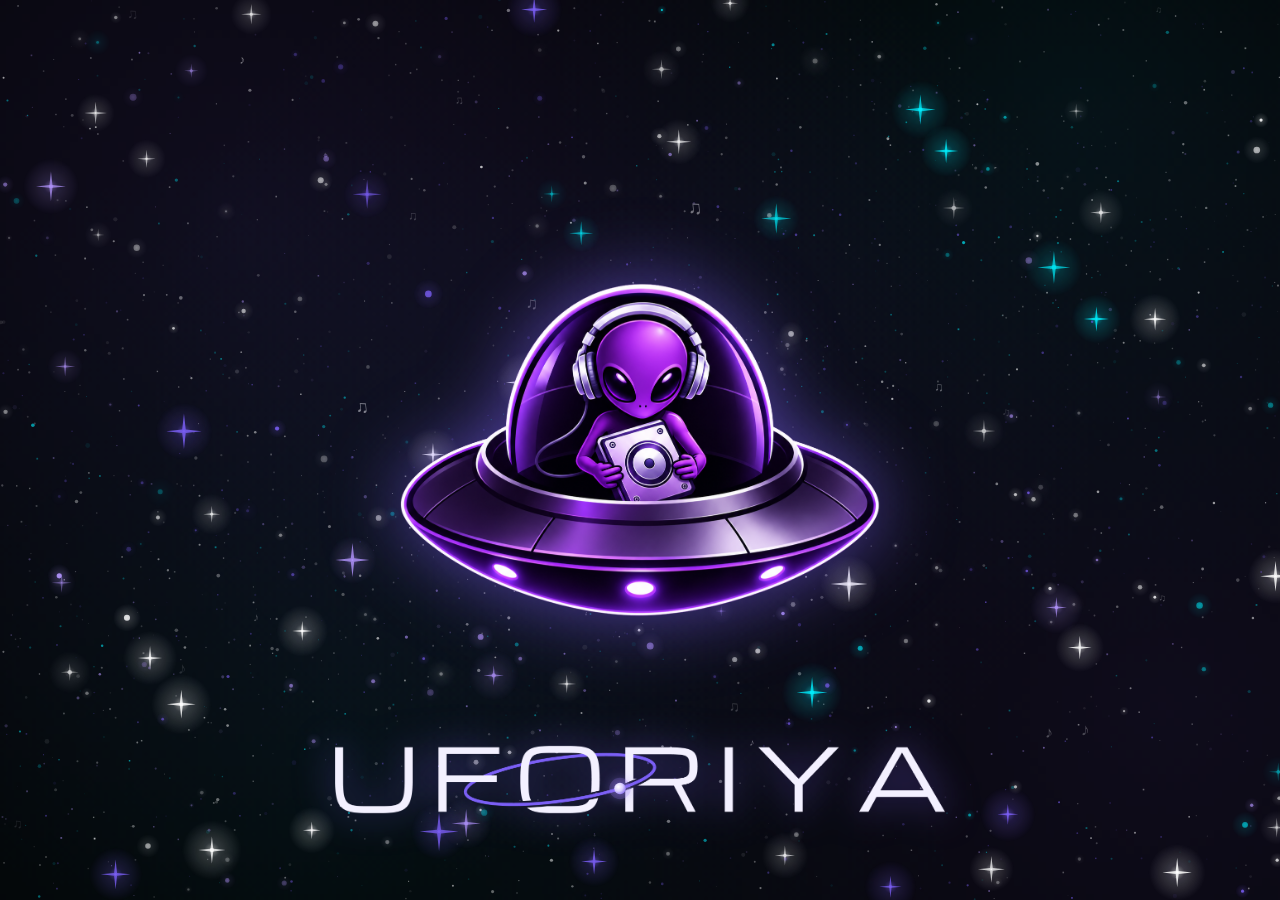
<file: outerspace/index.html>
<!DOCTYPE html>
<html lang="en">
<head>
  <meta charset="UTF-8" />
  <meta name="viewport" content="width=device-width, initial-scale=1.0" />

  <title>Uforiya</title>
  <meta name="description" content="Uforiya. Every track. Every version. Every collaborator. Nothing lost." />
  <meta name="theme-color" content="#050507" />

  <link rel="icon" type="image/png" href="../images/ufo-faveicon.png" />
  <link rel="apple-touch-icon" href="../images/ufo-faveicon.png" />

  <link rel="preconnect" href="https://fonts.googleapis.com" />
  <link rel="preconnect" href="https://fonts.gstatic.com" crossorigin />
  <link href="https://fonts.googleapis.com/css2?family=Orbitron:wght@700;900&display=swap" rel="stylesheet" />

  <link rel="stylesheet" href="../style.css?v=8" />

  <style>
    /* One screen, no scrolling. The starfield canvas comes from style.css. */
    html, body {
      height: 100%;
      overflow: hidden;
    }

    .space {
      position: relative;
      z-index: 1;
      height: 100vh;
      height: 100svh;
      display: flex;
      align-items: center;
      justify-content: center;
    }

    .space-logo {
      width: min(54vmin, 480px);
      height: min(54vmin, 480px);
      object-fit: contain;
      user-select: none;
      -webkit-user-drag: none;
      filter: drop-shadow(0 0 38px rgba(123, 95, 245, 0.6));
      /* hover-drift is defined in style.css */
      animation:
        space-rise 1.6s cubic-bezier(0.2, 0.7, 0.3, 1) both,
        hover-drift 5.5s ease-in-out 1.6s infinite;
    }

    .space-wordmark {
      position: absolute;
      left: 0;
      right: 0;
      bottom: clamp(32px, 9vh, 96px);
      margin: 0;
      display: flex;
      justify-content: center;
      line-height: 0;
      pointer-events: none;
      user-select: none;
      animation: space-fade 2s ease 0.6s both;
    }

    .wordmark-wrap {
      position: relative;
      display: block;
      width: clamp(220px, 56vw, 620px);
    }

    .wordmark-wrap img {
      position: relative;
      z-index: 1;
      display: block;
      width: 100%;
      height: auto;
      -webkit-user-drag: none;
      filter: drop-shadow(0 0 18px rgba(123, 95, 245, 0.55));
    }

    /* Moon orbiting the ring around the O. Both layers share one path and
       start together; front shows on the bottom half, back on the top half
       so the letters hide it as it passes behind. */
    .moon-layer {
      position: absolute;
      inset: 0;
      width: 100%;
      height: 100%;
      overflow: visible;
      filter: drop-shadow(0 0 6px rgba(155, 127, 247, 0.85));
    }
    .moon-back  { z-index: 0; }
    .moon-front { z-index: 2; }

    @media (prefers-reduced-motion: reduce) {
      .moon-layer { display: none; }
    }

    @keyframes space-rise {
      from { opacity: 0; transform: translateY(22px) scale(0.94); }
      to   { opacity: 1; transform: none; }
    }

    @keyframes space-fade {
      from { opacity: 0; }
      to   { opacity: 1; }
    }
  </style>
</head>
<body>

  <canvas id="starfield"></canvas>

  <main class="space">
    <img src="../images/ufologo.png" alt="Uforiya" class="space-logo" draggable="false" />
    <h1 class="space-wordmark">
      <span class="wordmark-wrap">
        <svg class="moon-layer moon-back" viewBox="0 0 3000 382" aria-hidden="true">
          <defs>
            <radialGradient id="moon-grad" cx="35%" cy="35%" r="70%">
              <stop offset="0%" stop-color="#ffffff" />
              <stop offset="55%" stop-color="#d9cfff" />
              <stop offset="100%" stop-color="#8f78f0" />
            </radialGradient>
            <path id="moon-orbit" fill="none" d="M 1572.5 125.8 A 465 106 -8 1 1 651.5 255.2 A 465 106 -8 1 1 1572.5 125.8" />
          </defs>
          <g>
            <circle r="52" fill="#9b7ff7" opacity="0.22" />
            <circle r="28" fill="url(#moon-grad)" />
            <animateMotion dur="10s" repeatCount="indefinite" calcMode="linear"><mpath href="#moon-orbit" /></animateMotion>
            <animate attributeName="opacity" values="0;1" keyTimes="0;0.5" calcMode="discrete" dur="10s" repeatCount="indefinite" />
          </g>
        </svg>
        <img src="../images/uforiya-wordmark-white.png" alt="Uforiya" draggable="false" />
        <svg class="moon-layer moon-front" viewBox="0 0 3000 382" aria-hidden="true">
          <g>
            <circle r="52" fill="#9b7ff7" opacity="0.22" />
            <circle r="28" fill="url(#moon-grad)" />
            <animateMotion dur="10s" repeatCount="indefinite" calcMode="linear"><mpath href="#moon-orbit" /></animateMotion>
            <animate attributeName="opacity" values="1;0" keyTimes="0;0.5" calcMode="discrete" dur="10s" repeatCount="indefinite" />
          </g>
        </svg>
      </span>
    </h1>
  </main>

  <script src="/outerspace/deepspace.js?v=1"></script>
</body>
</html>
</file>
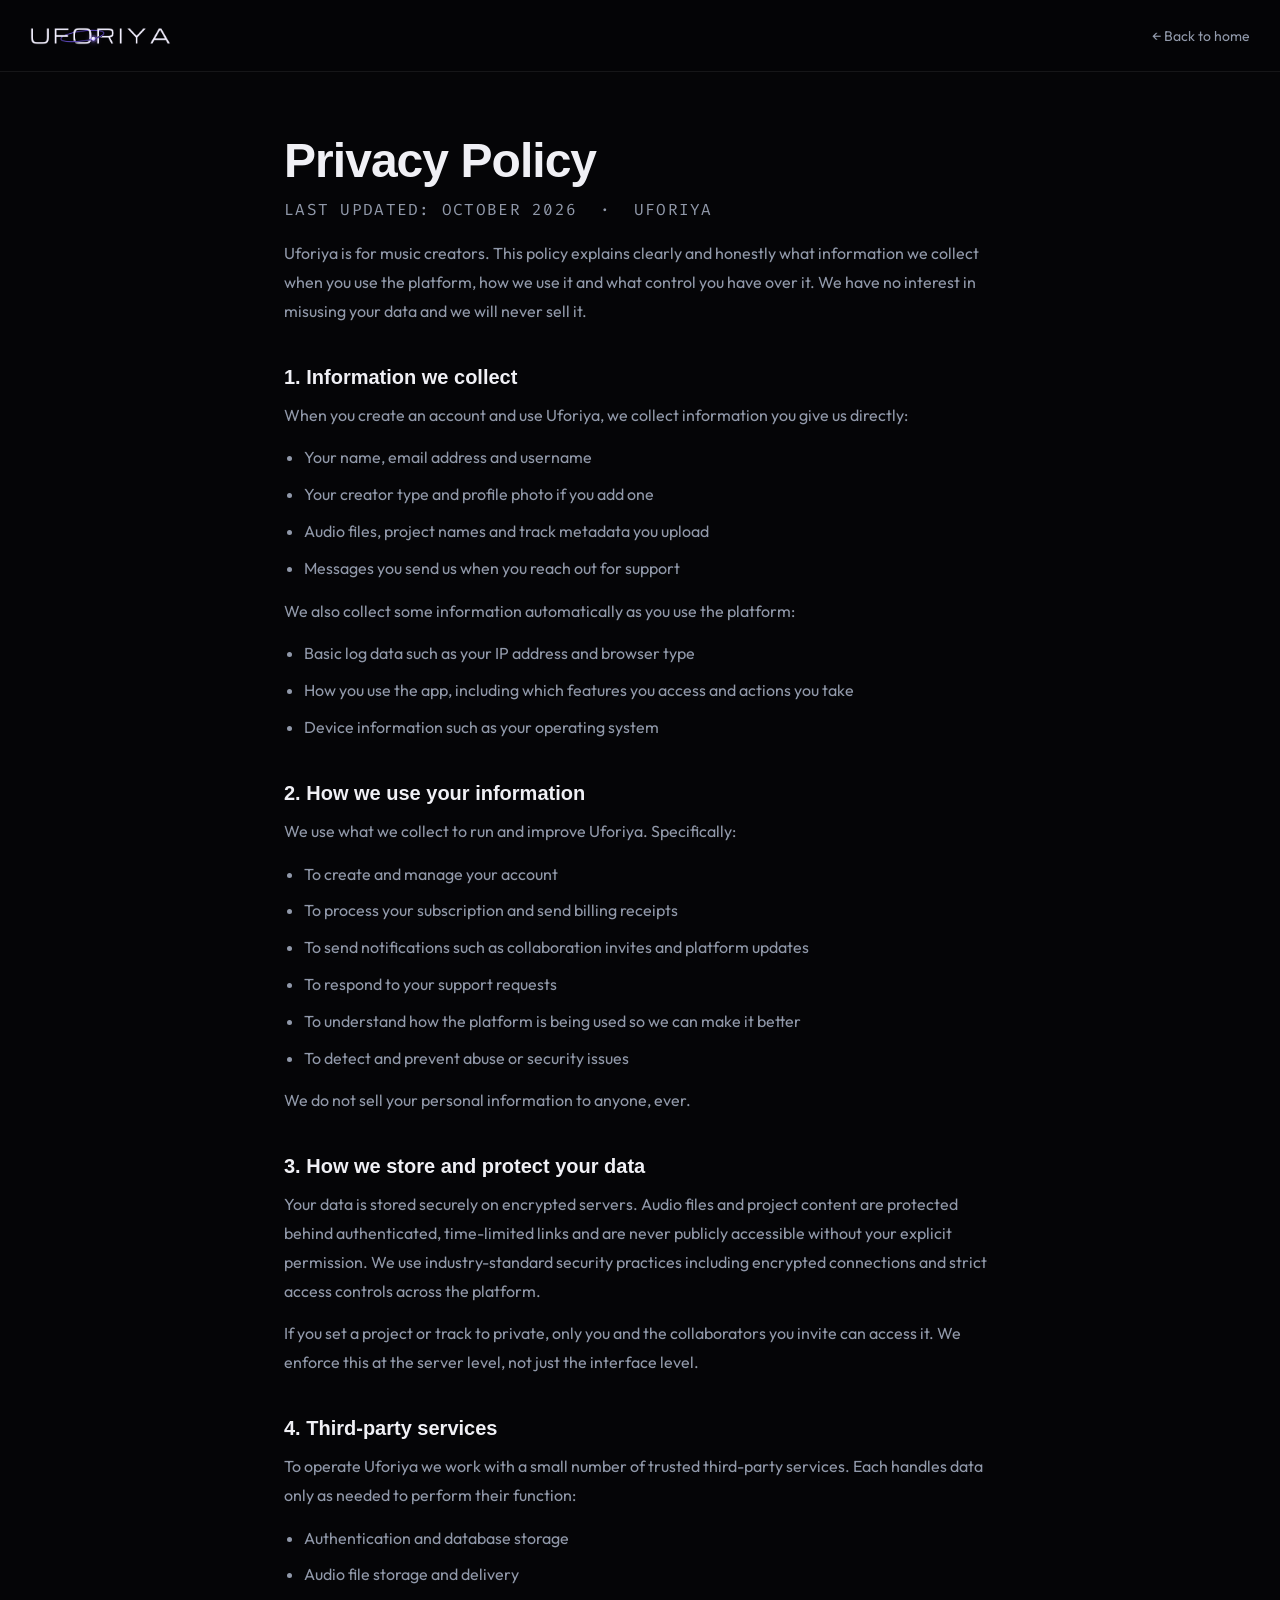
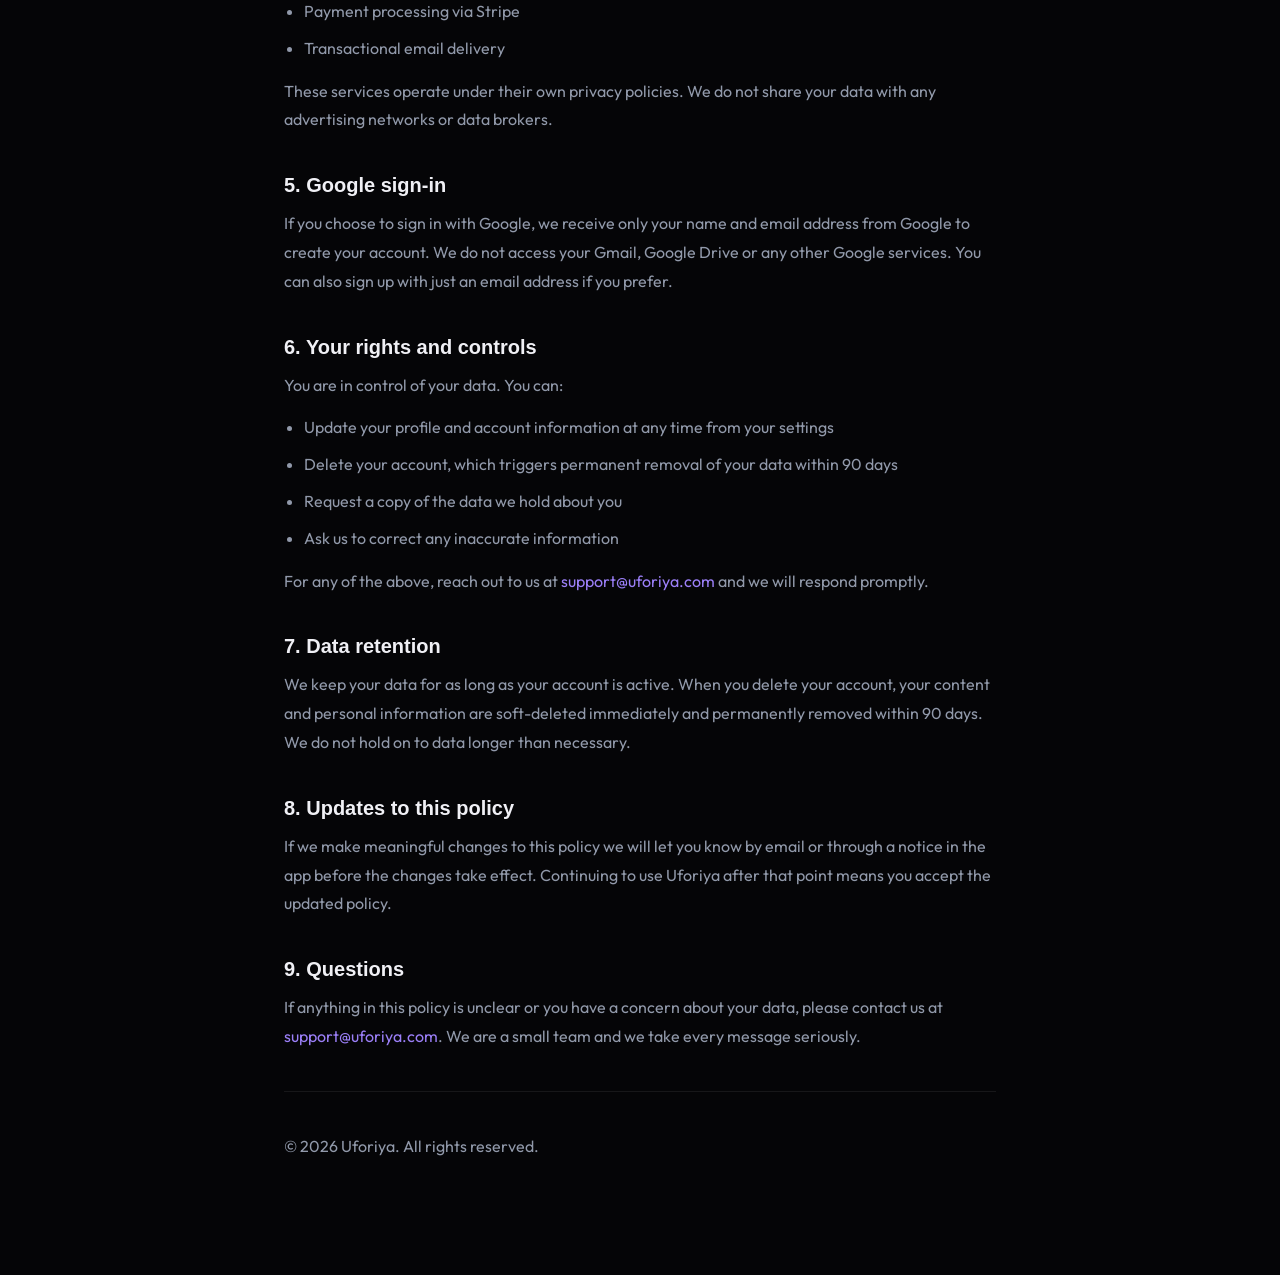
<file: privacy/index.html>
<!DOCTYPE html>
<html lang="en">
<head>
  <meta charset="UTF-8" />
  <meta name="viewport" content="width=device-width, initial-scale=1.0" />
  <title>Uforiya | Privacy Policy</title>
  <link rel="icon" type="image/png" href="../images/ufo-faveicon.png" />
  <link rel="apple-touch-icon" href="../images/ufo-faveicon.png" />
  <link rel="preconnect" href="https://fonts.googleapis.com" />
  <link rel="preconnect" href="https://fonts.gstatic.com" crossorigin />
  <link href="https://fonts.googleapis.com/css2?family=Outfit:wght@300;400;500;600&family=Fira+Code:wght@400;500&display=swap" rel="stylesheet" />
  <link href="https://api.fontshare.com/v2/css?f[]=cabinet-grotesk@400,500,700,800&display=swap" rel="stylesheet" />
  <style>
    :root {
      --purple: #7b5ff5;
      --purple-light: #9b7ff7;
      --bg: #050507;
      --border: rgba(255, 255, 255, 0.07);
      --text-primary: #f0f0f5;
      --text-secondary: #9199aa;
      --text-muted: #7a8194;
      --font-heading: 'Cabinet Grotesk', sans-serif;
      --font-body: 'Outfit', sans-serif;
      --font-mono: 'Fira Code', monospace;
      --nav-height: 72px;
    }

    *, *::before, *::after { box-sizing: border-box; margin: 0; padding: 0; }
    html { scroll-behavior: smooth; }

    body {
      font-family: var(--font-body);
      background: var(--bg);
      color: var(--text-primary);
      min-height: 100vh;
      -webkit-font-smoothing: antialiased;
    }

    .navbar {
      position: fixed;
      top: 0; left: 0; right: 0;
      z-index: 100;
      height: var(--nav-height);
      border-bottom: 1px solid var(--border);
      background: rgba(5, 5, 7, 0.88);
      backdrop-filter: blur(16px);
      -webkit-backdrop-filter: blur(16px);
    }

    .nav-inner {
      width: 100%;
      padding: 0 30px;
      justify-content: space-between;
      height: 100%;
      display: flex;
      align-items: center;
    }

    .nav-brand {
      display: flex;
      align-items: center;
      gap: 10px;
      text-decoration: none;
      flex-shrink: 0;
    }

    .nav-logo {
      width: 72px;
      height: 72px;
      object-fit: contain;
      filter: drop-shadow(0 0 8px rgba(123, 95, 245, 0.5));
    }

    .nav-wordmark {
      display: block;
      height: 18px;
      width: auto;
    }


    .nav-back {
      margin-left: auto;
      display: inline-flex;
      align-items: center;
      gap: 8px;
      font-size: 14px;
      color: var(--text-secondary);
      text-decoration: none;
      transition: color 0.2s ease;
    }

    .nav-back:hover { color: var(--text-primary); }

    .legal-page {
      position: relative;
      z-index: 1;
      max-width: 760px;
      margin: 0 auto;
      padding: calc(var(--nav-height) + 64px) 24px 100px;
    }

    .legal-page h1 {
      font-family: var(--font-heading);
      font-size: clamp(32px, 4vw, 48px);
      font-weight: 800;
      color: var(--text-primary);
      margin-bottom: 10px;
      letter-spacing: -0.02em;
      line-height: 1.05;
    }

    .legal-meta {
      font-family: var(--font-mono);
      font-size: 12px;
      color: var(--text-muted);
      margin-bottom: 48px;
      letter-spacing: 0.08em;
    }

    .legal-page h2 {
      font-family: var(--font-heading);
      font-size: 20px;
      font-weight: 600;
      color: var(--text-primary);
      margin: 40px 0 12px;
    }

    .legal-page p {
      font-size: 16px;
      color: var(--text-secondary);
      line-height: 1.8;
      margin-bottom: 14px;
    }

    .legal-page ul {
      padding-left: 20px;
      margin-bottom: 14px;
    }

    .legal-page li {
      font-size: 16px;
      color: var(--text-secondary);
      line-height: 1.8;
      margin-bottom: 8px;
    }

    .legal-page a {
      color: var(--purple-light);
      text-decoration: none;
    }

    .legal-page a:hover { text-decoration: underline; }

    .legal-divider {
      border: none;
      border-top: 1px solid var(--border);
      margin: 40px 0;
    }

    .footer-note {
      font-size: 13px;
      color: var(--text-muted);
    }

    @media (max-width: 600px) {
      .legal-page h1 { font-size: clamp(26px, 8vw, 36px); }
    }
  </style>
  <style>
    /* Moon orbiting the ring in the nav wordmark. Same path and timing as
       /outerspace: front layer on the bottom half, back layer on the top
       half so the letters hide it as it passes behind. */
    .wm-orbit { position: relative; display: block; height: 18px; }
    .wm-orbit img { position: relative; z-index: 1; display: block; height: 100%; width: auto; }
    .wm-moon { visibility: hidden; opacity: 0; transition: opacity 0.5s ease; position: absolute; inset: 0; width: 100%; height: 100%; overflow: visible; pointer-events: none; filter: drop-shadow(0 0 3px rgba(155, 127, 247, 0.9)); }
    .wm-moon-back { z-index: 0; }
    .wm-moon-front { z-index: 2; }
    .wm-ready .wm-moon { visibility: visible; opacity: 1; }
    @media (prefers-reduced-motion: reduce) { .wm-moon { display: none; } }
  </style>
  <script>addEventListener('load', function () { document.documentElement.classList.add('wm-ready'); });</script>
</head>
<body>

  <nav class="navbar">
    <div class="nav-inner">
      <a href="/" class="nav-brand">
        <span class="nav-wordmark wm-orbit">
          <svg class="wm-moon wm-moon-back" viewBox="0 0 3000 382" aria-hidden="true">
            <defs>
              <radialGradient id="wm-moon-grad" cx="35%" cy="35%" r="70%">
                <stop offset="0%" stop-color="#ffffff" />
                <stop offset="55%" stop-color="#d9cfff" />
                <stop offset="100%" stop-color="#8f78f0" />
              </radialGradient>
              <path id="wm-moon-orbit" fill="none" d="M 1572.5 125.8 A 465 106 -8 1 1 651.5 255.2 A 465 106 -8 1 1 1572.5 125.8" />
            </defs>
            <g>
            <circle r="80" fill="#9b7ff7" opacity="0.22" />
            <circle r="44" fill="url(#wm-moon-grad)" />
            <animateMotion dur="10s" repeatCount="indefinite" calcMode="linear"><mpath href="#wm-moon-orbit" /></animateMotion>
            <animate attributeName="opacity" values="0;1" keyTimes="0;0.5" calcMode="discrete" dur="10s" repeatCount="indefinite" />
          </g>
          </svg>
          <img src="../images/uforiya-wordmark-white.png" alt="Uforiya" />
          <svg class="wm-moon wm-moon-front" viewBox="0 0 3000 382" aria-hidden="true">
            <g>
            <circle r="80" fill="#9b7ff7" opacity="0.22" />
            <circle r="44" fill="url(#wm-moon-grad)" />
            <animateMotion dur="10s" repeatCount="indefinite" calcMode="linear"><mpath href="#wm-moon-orbit" /></animateMotion>
            <animate attributeName="opacity" values="1;0" keyTimes="0;0.5" calcMode="discrete" dur="10s" repeatCount="indefinite" />
          </g>
          </svg>
        </span>
      </a>
      <a href="/" class="nav-back">&#8592; Back to home</a>
    </div>
  </nav>

  <div class="legal-page">

    <h1>Privacy Policy</h1>
    <p class="legal-meta">LAST UPDATED: OCTOBER 2026 &nbsp;·&nbsp; UFORIYA</p>

    <p>
      Uforiya is for music creators. This policy explains clearly and honestly
      what information we collect when you use the platform, how we use it and what control you have
      over it. We have no interest in misusing your data and we will never sell it.
    </p>

    <h2>1. Information we collect</h2>
    <p>When you create an account and use Uforiya, we collect information you give us directly:</p>
    <ul>
      <li>Your name, email address and username</li>
      <li>Your creator type and profile photo if you add one</li>
      <li>Audio files, project names and track metadata you upload</li>
      <li>Messages you send us when you reach out for support</li>
    </ul>
    <p>We also collect some information automatically as you use the platform:</p>
    <ul>
      <li>Basic log data such as your IP address and browser type</li>
      <li>How you use the app, including which features you access and actions you take</li>
      <li>Device information such as your operating system</li>
    </ul>

    <h2>2. How we use your information</h2>
    <p>We use what we collect to run and improve Uforiya. Specifically:</p>
    <ul>
      <li>To create and manage your account</li>
      <li>To process your subscription and send billing receipts</li>
      <li>To send notifications such as collaboration invites and platform updates</li>
      <li>To respond to your support requests</li>
      <li>To understand how the platform is being used so we can make it better</li>
      <li>To detect and prevent abuse or security issues</li>
    </ul>
    <p>We do not sell your personal information to anyone, ever.</p>

    <h2>3. How we store and protect your data</h2>
    <p>
      Your data is stored securely on encrypted servers. Audio files and project content are
      protected behind authenticated, time-limited links and are never publicly accessible
      without your explicit permission. We use industry-standard security practices including
      encrypted connections and strict access controls across the platform.
    </p>
    <p>
      If you set a project or track to private, only you and the collaborators you invite can
      access it. We enforce this at the server level, not just the interface level.
    </p>

    <h2>4. Third-party services</h2>
    <p>
      To operate Uforiya we work with a small number of trusted third-party services.
      Each handles data only as needed to perform their function:
    </p>
    <ul>
      <li>Authentication and database storage</li>
      <li>Audio file storage and delivery</li>
      <li>Payment processing via Stripe</li>
      <li>Transactional email delivery</li>
    </ul>
    <p>
      These services operate under their own privacy policies. We do not share your data
      with any advertising networks or data brokers.
    </p>

    <h2>5. Google sign-in</h2>
    <p>
      If you choose to sign in with Google, we receive only your name and email address from
      Google to create your account. We do not access your Gmail, Google Drive or any other
      Google services. You can also sign up with just an email address if you prefer.
    </p>

    <h2>6. Your rights and controls</h2>
    <p>You are in control of your data. You can:</p>
    <ul>
      <li>Update your profile and account information at any time from your settings</li>
      <li>Delete your account, which triggers permanent removal of your data within 90 days</li>
      <li>Request a copy of the data we hold about you</li>
      <li>Ask us to correct any inaccurate information</li>
    </ul>
    <p>
      For any of the above, reach out to us at
      <a href="mailto:support@uforiya.com">support@uforiya.com</a> and we will respond promptly.
    </p>

    <h2>7. Data retention</h2>
    <p>
      We keep your data for as long as your account is active. When you delete your account,
      your content and personal information are soft-deleted immediately and permanently removed
      within 90 days. We do not hold on to data longer than necessary.
    </p>

    <h2>8. Updates to this policy</h2>
    <p>
      If we make meaningful changes to this policy we will let you know by email or through
      a notice in the app before the changes take effect. Continuing to use Uforiya after
      that point means you accept the updated policy.
    </p>

    <h2>9. Questions</h2>
    <p>
      If anything in this policy is unclear or you have a concern about your data,
      please contact us at <a href="mailto:support@uforiya.com">support@uforiya.com</a>.
      We are a small team and we take every message seriously.
    </p>

    <hr class="legal-divider" />
    <p class="footer-note">&copy; 2026 Uforiya. All rights reserved.</p>

  </div>

</body>
</html>
</file>
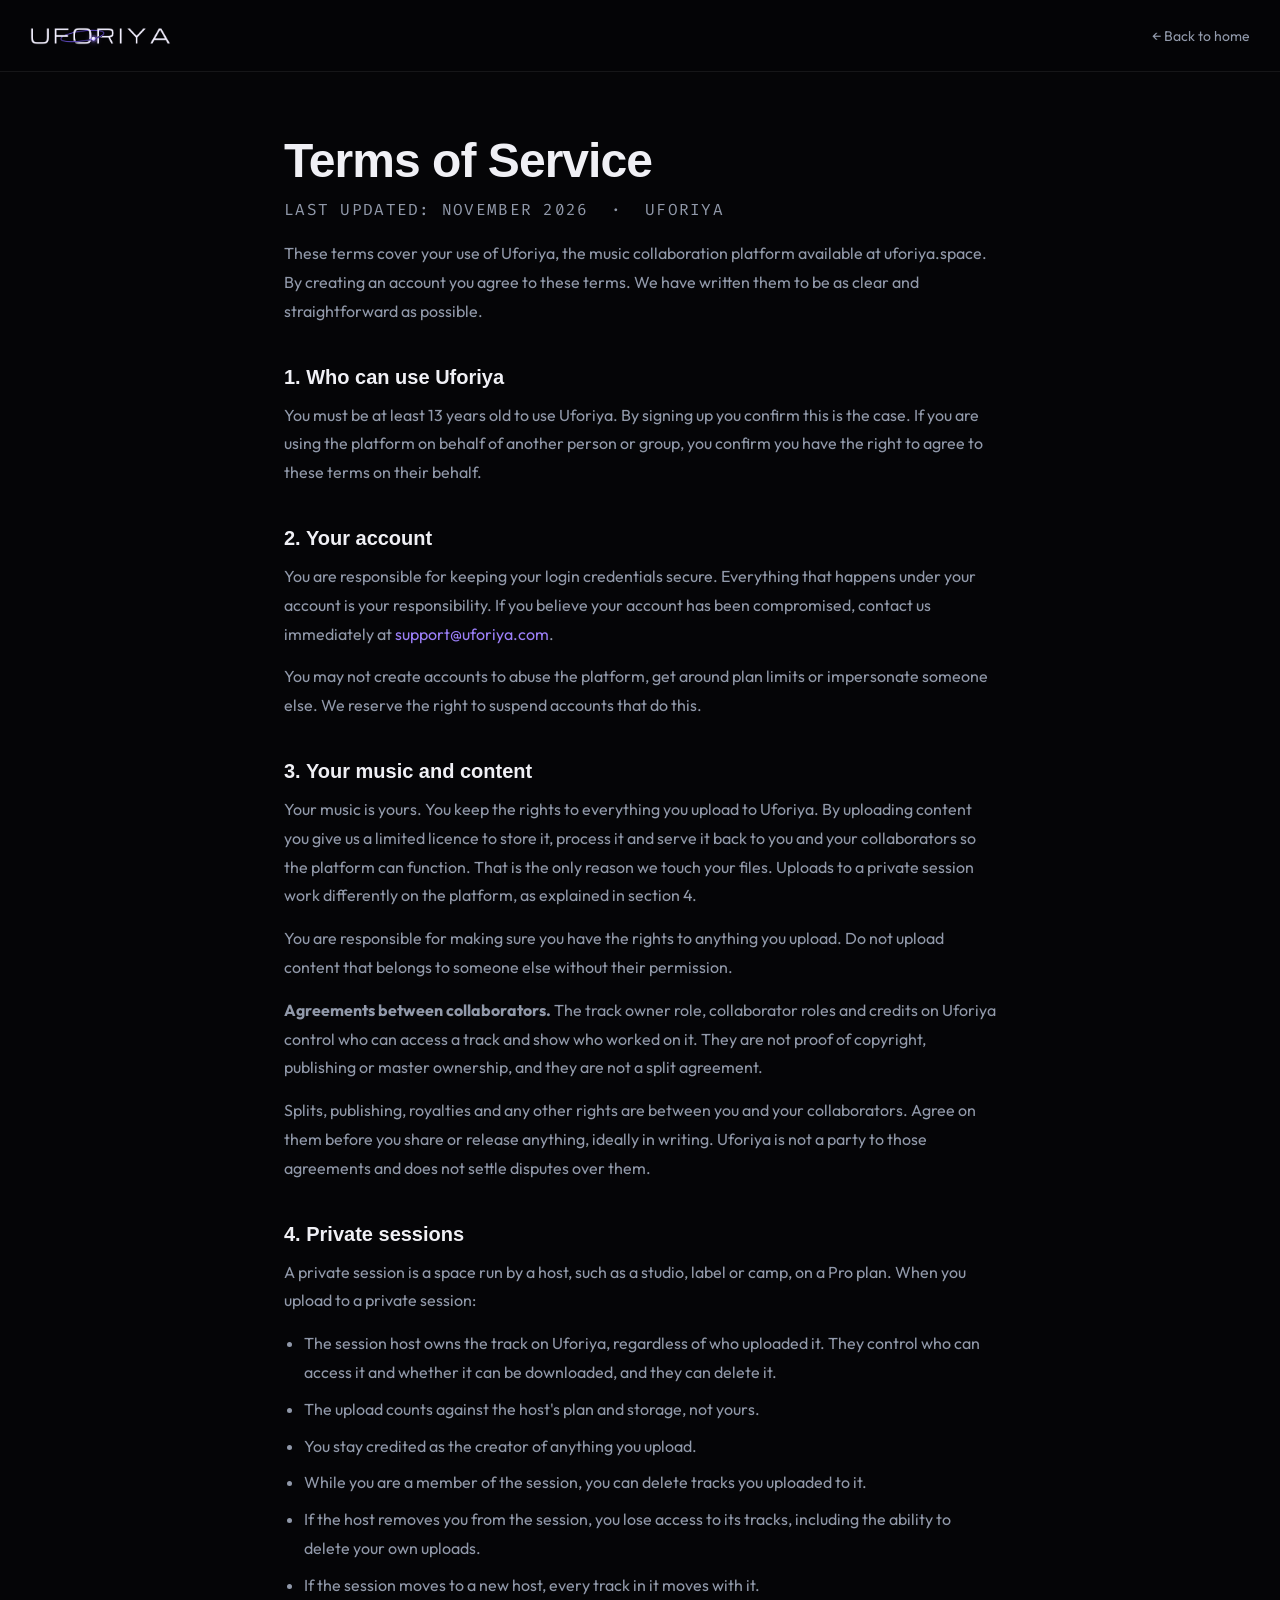
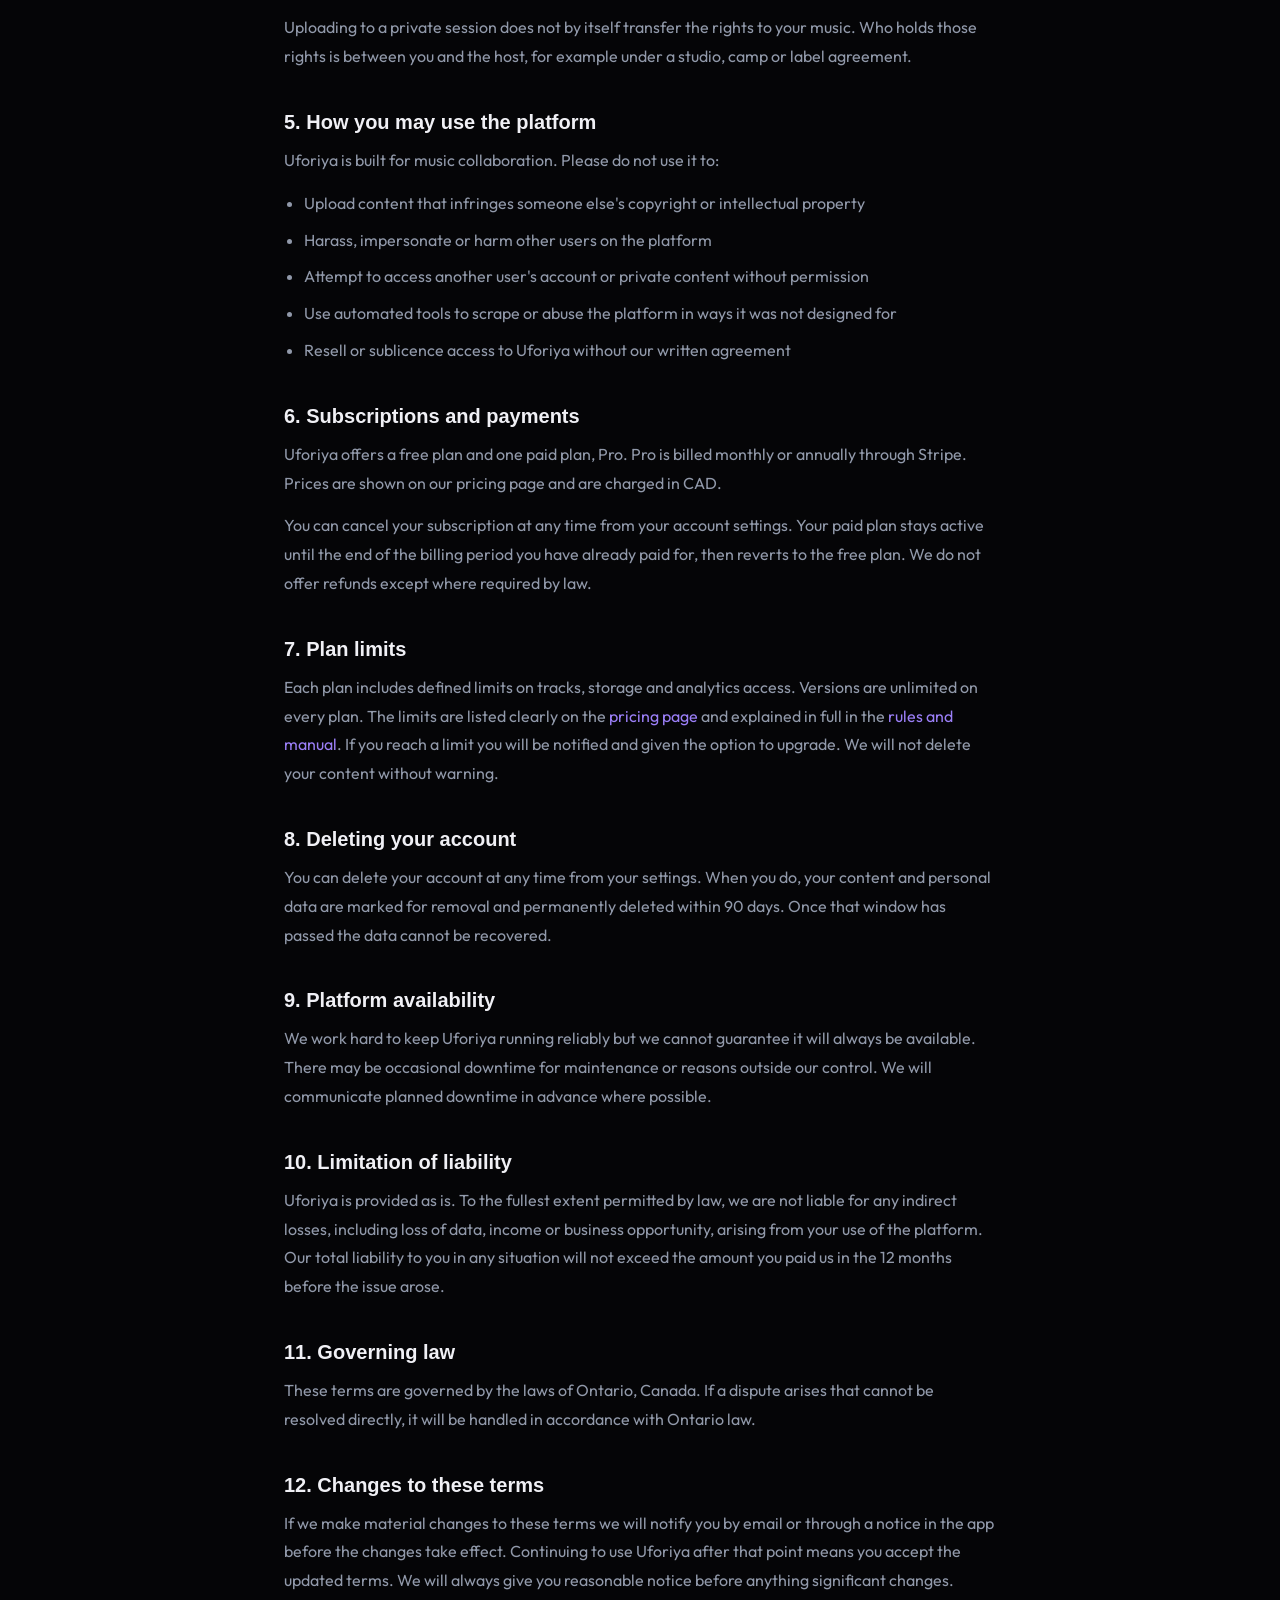
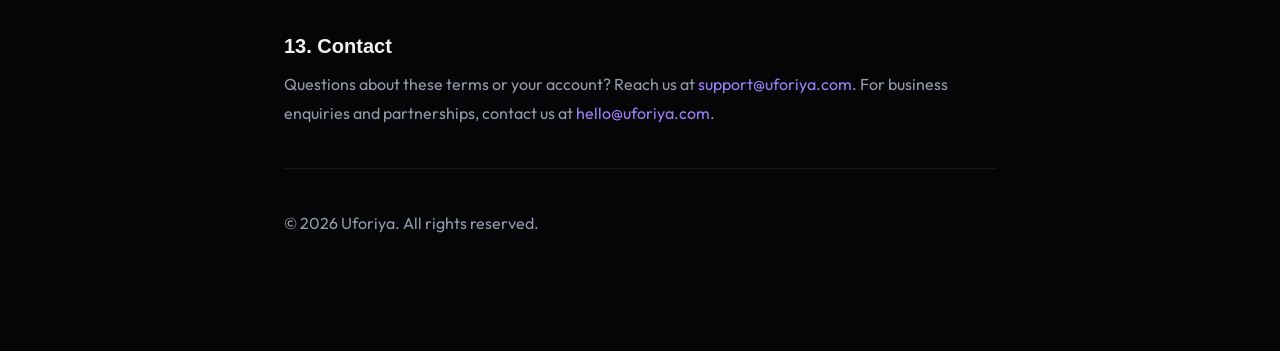
<file: terms/index.html>
<!DOCTYPE html>
<html lang="en">
<head>
  <meta charset="UTF-8" />
  <meta name="viewport" content="width=device-width, initial-scale=1.0" />
  <title>Uforiya | Terms of Service </title>
  <link rel="icon" type="image/png" href="../images/ufo-faveicon.png" />
  <link rel="apple-touch-icon" href="../images/ufo-faveicon.png" />
  <link rel="preconnect" href="https://fonts.googleapis.com" />
  <link rel="preconnect" href="https://fonts.gstatic.com" crossorigin />
  <link href="https://fonts.googleapis.com/css2?family=Outfit:wght@300;400;500;600&family=Fira+Code:wght@400;500&display=swap" rel="stylesheet" />
  <link href="https://api.fontshare.com/v2/css?f[]=cabinet-grotesk@400,500,700,800&display=swap" rel="stylesheet" />
  <style>
    :root {
      --purple: #7b5ff5;
      --purple-light: #9b7ff7;
      --bg: #050507;
      --border: rgba(255, 255, 255, 0.07);
      --border-accent: rgba(123, 95, 245, 0.3);
      --text-primary: #f0f0f5;
      --text-secondary: #9199aa;
      --text-muted: #7a8194;
      --radius-sm: 10px;
      --font-heading: 'Cabinet Grotesk', sans-serif;
      --font-body: 'Outfit', sans-serif;
      --font-mono: 'Fira Code', monospace;
      --nav-height: 72px;
    }

    *, *::before, *::after { box-sizing: border-box; margin: 0; padding: 0; }
    html { scroll-behavior: smooth; }

    body {
      font-family: var(--font-body);
      background: var(--bg);
      color: var(--text-primary);
      min-height: 100vh;
      -webkit-font-smoothing: antialiased;
    }

    /* Navbar */
    .navbar {
      position: fixed;
      top: 0; left: 0; right: 0;
      z-index: 100;
      height: var(--nav-height);
      border-bottom: 1px solid var(--border);
      background: rgba(5, 5, 7, 0.88);
      backdrop-filter: blur(16px);
      -webkit-backdrop-filter: blur(16px);
    }

    .nav-inner {
      width: 100%;
      padding: 0 30px;
      justify-content: space-between;
      height: 100%;
      display: flex;
      align-items: center;
    }

    .nav-brand {
      display: flex;
      align-items: center;
      gap: 10px;
      text-decoration: none;
      flex-shrink: 0;
    }

    .nav-logo {
      width: 72px;
      height: 72px;
      object-fit: contain;
      filter: drop-shadow(0 0 8px rgba(123, 95, 245, 0.5));
    }

    .nav-wordmark {
      display: block;
      height: 18px;
      width: auto;
    }


    .nav-back {
      margin-left: auto;
      display: inline-flex;
      align-items: center;
      gap: 8px;
      font-size: 14px;
      color: var(--text-secondary);
      text-decoration: none;
      transition: color 0.2s ease;
    }

    .nav-back:hover { color: var(--text-primary); }

    /* Page */
    .legal-page {
      position: relative;
      z-index: 1;
      max-width: 760px;
      margin: 0 auto;
      padding: calc(var(--nav-height) + 64px) 24px 100px;
    }

    .legal-page h1 {
      font-family: var(--font-heading);
      font-size: clamp(32px, 4vw, 48px);
      font-weight: 800;
      color: var(--text-primary);
      margin-bottom: 10px;
      letter-spacing: -0.02em;
      line-height: 1.05;
    }

    .legal-meta {
      font-family: var(--font-mono);
      font-size: 12px;
      color: var(--text-muted);
      margin-bottom: 48px;
      letter-spacing: 0.08em;
    }

    .legal-page h2 {
      font-family: var(--font-heading);
      font-size: 20px;
      font-weight: 600;
      color: var(--text-primary);
      margin: 40px 0 12px;
    }

    .legal-page p {
      font-size: 16px;
      color: var(--text-secondary);
      line-height: 1.8;
      margin-bottom: 14px;
    }

    .legal-page ul {
      padding-left: 20px;
      margin-bottom: 14px;
    }

    .legal-page li {
      font-size: 16px;
      color: var(--text-secondary);
      line-height: 1.8;
      margin-bottom: 8px;
    }

    .legal-page a {
      color: var(--purple-light);
      text-decoration: none;
    }

    .legal-page a:hover { text-decoration: underline; }

    .legal-divider {
      border: none;
      border-top: 1px solid var(--border);
      margin: 40px 0;
    }

    .footer-note {
      font-size: 13px;
      color: var(--text-muted);
    }

    @media (max-width: 600px) {
      .legal-page h1 { font-size: clamp(26px, 8vw, 36px); }
    }
  </style>
  <style>
    /* Moon orbiting the ring in the nav wordmark. Same path and timing as
       /outerspace: front layer on the bottom half, back layer on the top
       half so the letters hide it as it passes behind. */
    .wm-orbit { position: relative; display: block; height: 18px; }
    .wm-orbit img { position: relative; z-index: 1; display: block; height: 100%; width: auto; }
    .wm-moon { visibility: hidden; opacity: 0; transition: opacity 0.5s ease; position: absolute; inset: 0; width: 100%; height: 100%; overflow: visible; pointer-events: none; filter: drop-shadow(0 0 3px rgba(155, 127, 247, 0.9)); }
    .wm-moon-back { z-index: 0; }
    .wm-moon-front { z-index: 2; }
    .wm-ready .wm-moon { visibility: visible; opacity: 1; }
    @media (prefers-reduced-motion: reduce) { .wm-moon { display: none; } }
  </style>
  <script>addEventListener('load', function () { document.documentElement.classList.add('wm-ready'); });</script>
</head>
<body>

  <nav class="navbar">
    <div class="nav-inner">
      <a href="/" class="nav-brand">
        <span class="nav-wordmark wm-orbit">
          <svg class="wm-moon wm-moon-back" viewBox="0 0 3000 382" aria-hidden="true">
            <defs>
              <radialGradient id="wm-moon-grad" cx="35%" cy="35%" r="70%">
                <stop offset="0%" stop-color="#ffffff" />
                <stop offset="55%" stop-color="#d9cfff" />
                <stop offset="100%" stop-color="#8f78f0" />
              </radialGradient>
              <path id="wm-moon-orbit" fill="none" d="M 1572.5 125.8 A 465 106 -8 1 1 651.5 255.2 A 465 106 -8 1 1 1572.5 125.8" />
            </defs>
            <g>
            <circle r="80" fill="#9b7ff7" opacity="0.22" />
            <circle r="44" fill="url(#wm-moon-grad)" />
            <animateMotion dur="10s" repeatCount="indefinite" calcMode="linear"><mpath href="#wm-moon-orbit" /></animateMotion>
            <animate attributeName="opacity" values="0;1" keyTimes="0;0.5" calcMode="discrete" dur="10s" repeatCount="indefinite" />
          </g>
          </svg>
          <img src="../images/uforiya-wordmark-white.png" alt="Uforiya" />
          <svg class="wm-moon wm-moon-front" viewBox="0 0 3000 382" aria-hidden="true">
            <g>
            <circle r="80" fill="#9b7ff7" opacity="0.22" />
            <circle r="44" fill="url(#wm-moon-grad)" />
            <animateMotion dur="10s" repeatCount="indefinite" calcMode="linear"><mpath href="#wm-moon-orbit" /></animateMotion>
            <animate attributeName="opacity" values="1;0" keyTimes="0;0.5" calcMode="discrete" dur="10s" repeatCount="indefinite" />
          </g>
          </svg>
        </span>
      </a>
      <a href="/" class="nav-back">&#8592; Back to home</a>
    </div>
  </nav>

  <div class="legal-page">

    <h1>Terms of Service</h1>
    <p class="legal-meta">LAST UPDATED: NOVEMBER 2026 &nbsp;·&nbsp; UFORIYA</p>
    <p>
      These terms cover your use of Uforiya, the music collaboration platform available at
      uforiya.space. By creating an account you agree to these terms. We have written them
      to be as clear and straightforward as possible.
    </p>

    <h2>1. Who can use Uforiya</h2>
    <p>
      You must be at least 13 years old to use Uforiya. By signing up you confirm this is the case.
      If you are using the platform on behalf of another person or group, you confirm you have
      the right to agree to these terms on their behalf.
    </p>

    <h2>2. Your account</h2>
    <p>
      You are responsible for keeping your login credentials secure. Everything that happens
      under your account is your responsibility. If you believe your account has been compromised,
      contact us immediately at <a href="mailto:support@uforiya.com">support@uforiya.com</a>.
    </p>
    <p>
      You may not create accounts to abuse the platform, get around plan limits or impersonate
      someone else. We reserve the right to suspend accounts that do this.
    </p>

    <h2>3. Your music and content</h2>
    <p>
      Your music is yours. You keep the rights to everything you upload to Uforiya. By uploading content you give
      us a limited licence to store it, process it and serve it back to you and your collaborators
      so the platform can function. That is the only reason we touch your files. Uploads to a
      private session work differently on the platform, as explained in section 4.
    </p>
    <p>
      You are responsible for making sure you have the rights to anything you upload.
      Do not upload content that belongs to someone else without their permission.
    </p>
    <p>
      <strong>Agreements between collaborators.</strong> The track owner role, collaborator
      roles and credits on Uforiya control who can access a track and show who worked on it.
      They are not proof of copyright, publishing or master ownership, and they are not a
      split agreement.
    </p>
    <p>
      Splits, publishing, royalties and any other rights are between you and your
      collaborators. Agree on them before you share or release anything, ideally in writing.
      Uforiya is not a party to those agreements and does not settle disputes over them.
    </p>

    <h2>4. Private sessions</h2>
    <p>
      A private session is a space run by a host, such as a studio, label or camp, on a Pro
      plan. When you upload to a private session:
    </p>
    <ul>
      <li>The session host owns the track on Uforiya, regardless of who uploaded it. They control who can access it and whether it can be downloaded, and they can delete it.</li>
      <li>The upload counts against the host's plan and storage, not yours.</li>
      <li>You stay credited as the creator of anything you upload.</li>
      <li>While you are a member of the session, you can delete tracks you uploaded to it.</li>
      <li>If the host removes you from the session, you lose access to its tracks, including the ability to delete your own uploads.</li>
      <li>If the session moves to a new host, every track in it moves with it.</li>
    </ul>
    <p>
      Uploading to a private session does not by itself transfer the rights to your music.
      Who holds those rights is between you and the host, for example under a studio, camp
      or label agreement.
    </p>

    <h2>5. How you may use the platform</h2>
    <p>Uforiya is built for music collaboration. Please do not use it to:</p>
    <ul>
      <li>Upload content that infringes someone else's copyright or intellectual property</li>
      <li>Harass, impersonate or harm other users on the platform</li>
      <li>Attempt to access another user's account or private content without permission</li>
      <li>Use automated tools to scrape or abuse the platform in ways it was not designed for</li>
      <li>Resell or sublicence access to Uforiya without our written agreement</li>
    </ul>

    <h2>6. Subscriptions and payments</h2>
    <p>
      Uforiya offers a free plan and one paid plan, Pro. Pro is billed monthly or annually
      through Stripe. Prices are shown on our pricing page and are charged in CAD.
    </p>    
    <p>
      You can cancel your subscription at any time from your account settings. Your paid plan
      stays active until the end of the billing period you have already paid for, then reverts
      to the free plan. We do not offer refunds except where required by law.
    </p>

    <h2>7. Plan limits</h2>
    <p>
      Each plan includes defined limits on tracks, storage and analytics access. Versions
      are unlimited on every plan. The limits are listed clearly on the
      <a href="/#pricing">pricing page</a> and explained in full in the
      <a href="/rules/index.html">rules and manual</a>. If you reach a limit you will be
      notified and given the option to upgrade. We will not delete your content without warning.
    </p>

    <h2>8. Deleting your account</h2>
    <p>
      You can delete your account at any time from your settings. When you do, your content
      and personal data are marked for removal and permanently deleted within 90 days.
      Once that window has passed the data cannot be recovered.
    </p>

    <h2>9. Platform availability</h2>
    <p>
      We work hard to keep Uforiya running reliably but we cannot guarantee it will always
      be available. There may be occasional downtime for maintenance or reasons outside our
      control. We will communicate planned downtime in advance where possible.
    </p>

    <h2>10. Limitation of liability</h2>
    <p>
      Uforiya is provided as is. To the fullest extent permitted by law, we are not liable
      for any indirect losses, including loss of data, income or business opportunity,
      arising from your use of the platform. Our total liability to you in any situation
      will not exceed the amount you paid us in the 12 months before the issue arose.
    </p>

    <h2>11. Governing law</h2>
    <p>
      These terms are governed by the laws of Ontario, Canada. If a dispute arises that
      cannot be resolved directly, it will be handled in accordance with Ontario law.
    </p>

    <h2>12. Changes to these terms</h2>
    <p>
      If we make material changes to these terms we will notify you by email or through
      a notice in the app before the changes take effect. Continuing to use Uforiya after
      that point means you accept the updated terms. We will always give you reasonable
      notice before anything significant changes.
    </p>

    <h2>13. Contact</h2>
    <p>
      Questions about these terms or your account? Reach us at
      <a href="mailto:support@uforiya.com">support@uforiya.com</a>. For business enquiries
      and partnerships, contact us at
      <a href="mailto:hello@uforiya.com">hello@uforiya.com</a>.
    </p>

    <hr class="legal-divider" />
    <p class="footer-note">&copy; 2026 Uforiya. All rights reserved.</p>

  </div>

</body>
</html>
</file>
<file: style.css>
/* ═══════════════════════════════════════════════
   UFORIYA LANDING PAGE
   Headings: Cabinet Grotesk | Body: Outfit | Utility: Fira Code

   Consolidated: the old "append below" block has been merged into the
   rules it was overriding, and selectors for markup that no longer
   exists (hamburger nav, roadmap phases, platinum plan) are gone.
═══════════════════════════════════════════════ */

:root {
  /* Colour */
  --purple:        #7b5ff5;
  --purple-light:  #9b7ff7;
  --purple-faint:  rgba(123, 95, 245, 0.14);
  --cyan:          #00f0ff;
  --bg:            #050507;
  --surface:       rgba(13, 13, 20, 0.72);
  --surface-raised:rgba(20, 20, 30, 0.86);
  --line:          rgba(255, 255, 255, 0.08);
  --line-strong:   rgba(255, 255, 255, 0.16);
  --line-accent:   rgba(123, 95, 245, 0.32);
  --ink:           #f2f2f7;
  --ink-2:         #9299aa;
  --ink-3:         #7a8194;

  /* Type */
  --f-display: 'Cabinet Grotesk', system-ui, sans-serif;
  --f-body:    'Outfit', system-ui, sans-serif;
  --f-mono:    'Fira Code', ui-monospace, monospace;

  /* Radius */
  --r-sm: 10px;
  --r-md: 14px;
  --r-lg: 18px;

  /* Layout */
  --max: 1160px;
  --gutter: 24px;
  --nav-h: 78px;
  --section-y: 116px;
}

*, *::before, *::after { box-sizing: border-box; margin: 0; padding: 0; }

html {
  scroll-behavior: smooth;
  scroll-padding-top: calc(var(--nav-h) + 24px);
}

body {
  font-family: var(--f-body);
  font-weight: 400;
  background: var(--bg);
  color: var(--ink);
  line-height: 1.6;
  overflow-x: hidden;
  -webkit-font-smoothing: antialiased;
  text-rendering: optimizeLegibility;
}

img { max-width: 100%; display: block; }

a { color: inherit; }

:focus-visible {
  outline: 2px solid var(--purple-light);
  outline-offset: 3px;
  border-radius: 4px;
}

/* Keyboard users get past the nav without tabbing through it */
.skip-link {
  position: absolute;
  top: -60px;
  left: var(--gutter);
  z-index: 200;
  padding: 10px 18px;
  font-size: 14px;
  color: #fff;
  background: var(--purple);
  border-radius: var(--r-sm);
  text-decoration: none;
  transition: top 0.2s ease;
}

.skip-link:focus { top: 12px; }

/* ── Starfield ──
   No fade mask here: the blackhole is drawn onto this same canvas and
   lives at the bottom of the page, so masking the lower half would hide it. */
#starfield {
  position: fixed;
  inset: 0;
  width: 100%;
  height: 100%;
  z-index: 0;
  pointer-events: none;
}

/* ═══════════════════════════════════════════════
   LAYOUT PRIMITIVES
═══════════════════════════════════════════════ */

.section-inner {
  position: relative;
  z-index: 1;
  width: 100%;
  max-width: var(--max);
  margin: 0 auto;
  padding-inline: var(--gutter);
}

.section {
  position: relative;
  z-index: 1;
  padding-block: var(--section-y);
  border-top: 1px solid var(--line);
}

.section-head {
  max-width: 720px;
  margin-bottom: 64px;
}

/* Wide heads carry more copy, so they get a little more room */
.section-head-wide { max-width: 780px; }

/* Label: sentence case with a small Saturn in front. The planet is
   painted as the background so the ring and moon can layer over it.
   Planet centre sits at 12px, 10px; every value below keys off that. */
.eyebrow {
  position: relative;
  display: inline-block;
  padding-left: 32px;
  margin-bottom: 20px;
  font-family: var(--f-body);
  font-size: 14.5px;
  font-weight: 500;
  line-height: 20px;
  color: var(--ink-2);
  background:
    radial-gradient(circle 3px at 10.5px 8.5px, rgba(226, 216, 255, 0.95), transparent),
    radial-gradient(circle 5px at 12px 10px, var(--purple) 0, #4a33b8 80%, #3d2a9e 92%, transparent 100%),
    radial-gradient(circle 11px at 12px 10px, rgba(123, 95, 245, 0.35), transparent);
  background-repeat: no-repeat;
}

/* Ring. The mask hides only the back arc where it passes behind the
   planet, so the front arc still crosses over it. */
.eyebrow::before {
  content: '';
  position: absolute;
  left: 0;
  top: 6px;
  width: 24px;
  height: 8px;
  border: 1px solid rgba(155, 127, 247, 0.7);
  border-radius: 50%;
  transform: rotate(-18deg);
  -webkit-mask:
    radial-gradient(circle 6px at 50% 50%, transparent 5.5px, #000 6px),
    linear-gradient(to bottom, transparent 50%, #000 50%);
  mask:
    radial-gradient(circle 6px at 50% 50%, transparent 5.5px, #000 6px),
    linear-gradient(to bottom, transparent 50%, #000 50%);
}

/* Moon riding the ring. First half of the path is the far side,
   second half the near side. */
.eyebrow::after {
  content: '';
  position: absolute;
  left: 0;
  top: 0;
  width: 3px;
  height: 3px;
  border-radius: 50%;
  background: #e9e3ff;
  box-shadow: 0 0 6px rgba(155, 127, 247, 0.9);
  offset-path: path("M 1.06 13.55 A 11.5 3.5 -18 1 1 22.94 6.45 A 11.5 3.5 -18 1 1 1.06 13.55");
  offset-rotate: 0deg;
  offset-distance: 80%;
  animation: moon-orbit 6s linear infinite;
}

@keyframes moon-orbit {
  0%   { offset-distance: 0%; opacity: 0.5; scale: 0.75; }
  14%  { opacity: 0.5; }
  17%  { opacity: 0; }     /* behind the planet */
  33%  { opacity: 0; }
  36%  { opacity: 0.5; }
  50%  { opacity: 0.5; scale: 0.75; }
  58%  { opacity: 1; scale: 1; }   /* near side, crosses in front */
  92%  { opacity: 1; scale: 1; }
  100% { offset-distance: 100%; opacity: 0.5; scale: 0.75; }
}
.section-title {
  max-width: 20ch;
  font-family: var(--f-display);
  font-size: clamp(32px, 4.4vw, 52px);
  font-weight: 800;
  line-height: 1.02;
  letter-spacing: -0.032em;
  color: var(--ink);
  text-wrap: balance;
}

.section-sub {
  max-width: 60ch;
  font-size: 16px;
  color: var(--ink-2);
  line-height: 1.7;
  margin-top: 20px;
}

.inline-link {
  color: var(--purple-light);
  text-decoration: none;
  border-bottom: 1px solid var(--line-accent);
  transition: color 0.2s ease, border-color 0.2s ease;
}

.inline-link:hover { color: #fff; border-bottom-color: var(--purple-light); }

/* ═══════════════════════════════════════════════
   NAVBAR
   Logo left, quiet links and one loud button right. Nothing collapses,
   so there is no hamburger.
═══════════════════════════════════════════════ */

.navbar {
  position: fixed;
  top: 0;
  left: 0;
  right: 0;
  z-index: 100;
  height: var(--nav-h);
  border-bottom: 1px solid transparent;
  transition: background 0.3s ease, border-color 0.3s ease, backdrop-filter 0.3s ease;
}

.navbar.scrolled {
  background: rgba(5, 5, 7, 0.9);
  border-bottom-color: var(--line);
  backdrop-filter: blur(14px);
  -webkit-backdrop-filter: blur(14px);
}

/* The navbar spans the full viewport rather than the content column, so the
   brand anchors to the left edge instead of sitting indented. */
.nav-inner {
  width: 100%;
  height: 100%;
  padding-inline: 30px;
  display: flex;
  align-items: center;
  gap: 16px;
  justify-content: space-between;
}

.nav-brand {
  display: flex;
  align-items: center;
  gap: 9px;
  text-decoration: none;
  flex-shrink: 0;
}

.nav-logo {
  width: 72px;
  height: 72px;
  object-fit: contain;
  filter: drop-shadow(0 0 8px rgba(123, 95, 245, 0.5));
}

/* ═══════════════════════════════════════════════
   ORBIT RING — add to style.css
   Apply after the existing .nav-logo and .cta-logo rules.
   Pure CSS, no markup changes needed — the ring is a pseudo-element on
   the existing logo, so nothing in the HTML has to change.
═══════════════════════════════════════════════ */

/* ── Nav logo ── */




@keyframes orbit-spin {
  to { transform: translate(-50%, -50%) rotate(360deg); }
}

/* ── Final CTA logo ── */
/* .cta-logo already animates a hover-drift; the ring sits underneath it on
   a wrapper so the two motions don't fight over the same transform. */

.nav-wordmark {
  display: block;
  height: 18px;
  width: auto;
}

.nav-actions {
  display: flex;
  align-items: center;
  gap: 20px;
  flex-shrink: 0;
}

.nav-link-quiet {
  font-size: 14px;
  color: var(--ink-2);
  text-decoration: none;
  white-space: nowrap;
  transition: color 0.2s ease;
}

.nav-link-quiet:hover { color: var(--ink); }

.btn-open-app {
  display: inline-flex;
  align-items: center;
  flex-shrink: 0;
  padding: 9px 20px;
  color: #fff;
  font-size: 14px;
  font-weight: 500;
  border-radius: var(--r-sm);
  text-decoration: none;
  white-space: nowrap;
  background-image: linear-gradient(100deg, #6b4ff0 0%, #8b6bf7 50%, #5b7ff5 100%);
  background-size: 200% 100%;
  background-position: 0% 50%;
  transition: background-position 0.55s ease;
}

.btn-open-app:hover { background-position: 100% 50%; }

/* ═══════════════════════════════════════════════
   BUTTONS
═══════════════════════════════════════════════ */

/* Gradient fill sits on a wide background so hover can slide it, and a
   highlight sweeps across on top. */
.btn-primary {
  position: relative;
  display: inline-flex;
  align-items: center;
  justify-content: center;
  padding: 13px 28px;
  color: #fff;
  font-size: 15px;
  font-weight: 500;
  border-radius: var(--r-sm);
  text-decoration: none;
  overflow: hidden;
  isolation: isolate;
  background-image: linear-gradient(100deg, #6b4ff0 0%, #8b6bf7 45%, #5b7ff5 100%);
  background-size: 200% 100%;
  background-position: 0% 50%;
  box-shadow: 0 6px 22px rgba(123, 95, 245, 0.28);
  transition: background-position 0.55s ease, transform 0.18s ease, box-shadow 0.3s ease;
}

.btn-primary:hover {
  background-position: 100% 50%;
  transform: translateY(-1px);
  box-shadow: 0 10px 30px rgba(123, 95, 245, 0.42);
}

.btn-primary::after {
  content: '';
  position: absolute;
  inset: 0;
  background: linear-gradient(
    100deg,
    transparent 20%,
    rgba(255, 255, 255, 0.24) 50%,
    transparent 80%
  );
  transform: translateX(-120%);
  transition: transform 0.7s ease;
  pointer-events: none;
}

.btn-primary:hover::after { transform: translateX(120%); }

.btn-primary.btn-large { padding: 15px 34px; font-size: 16px; }

.btn-ghost {
  display: inline-flex;
  align-items: center;
  justify-content: center;
  padding: 13px 26px;
  background: transparent;
  color: var(--ink-2);
  font-size: 15px;
  border: 1px solid var(--line-strong);
  border-radius: var(--r-sm);
  text-decoration: none;
  transition: color 0.2s ease, border-color 0.2s ease;
}

.btn-ghost:hover { color: var(--ink); border-color: rgba(255,255,255,0.3); }

/* ═══════════════════════════════════════════════
   HERO
═══════════════════════════════════════════════ */

.hero {
  position: relative;
  z-index: 1;
  padding: calc(var(--nav-h) + 92px) var(--gutter) 0;
  text-align: center;
}

.hero-inner {
  max-width: 720px;
  margin: 0 auto;
}

/* ── Status readout ──
   A single point of light travels the border on a conic gradient, so the
   chip reads as transmitting rather than sitting still. The dark inner body
   masks everything except the 1px edge. */
.status-readout {
  position: relative;
  display: inline-flex;
  padding: 1px;
  margin-bottom: 32px;
  border-radius: 100px;
  overflow: hidden;
  isolation: isolate;
  text-decoration: none;
  background: rgba(255, 255, 255, 0.09);
}

/* Not a link any more, so no hover response */
.status-readout-static { cursor: default; }

.readout-sweep {
  position: absolute;
  top: 50%;
  left: 50%;
  /* Square and oversized so the cone covers the full pill as it turns */
  width: 220%;
  aspect-ratio: 1;
  translate: -50% -50%;
  background: conic-gradient(
    from 0deg,
    transparent 0deg,
    transparent 250deg,
    rgba(123, 95, 245, 0.9) 300deg,
    #00f0ff 335deg,
    rgba(123, 95, 245, 0.9) 350deg,
    transparent 360deg
  );
  animation: sweep 4.5s linear infinite;
}

@keyframes sweep {
  to { rotate: 360deg; }
}

.readout-body {
  position: relative;
  z-index: 1;
  display: inline-flex;
  align-items: center;
  gap: 11px;
  padding: 8px 16px 8px 15px;
  border-radius: 100px;
  background: #07070d;
}

/* Live indicator: solid core with an expanding echo */
.readout-ping {
  position: relative;
  width: 6px;
  height: 6px;
  flex-shrink: 0;
  border-radius: 50%;
  background: var(--cyan);
  box-shadow: 0 0 8px rgba(0, 240, 255, 0.9);
}

.readout-ping::after {
  content: '';
  position: absolute;
  inset: 0;
  border-radius: 50%;
  border: 1px solid var(--cyan);
  animation: echo 2.4s cubic-bezier(0.2, 0.6, 0.3, 1) infinite;
}

@keyframes echo {
  0%        { transform: scale(1);   opacity: 0.9; }
  70%, 100% { transform: scale(4.2); opacity: 0; }
}

.readout-stage {
  font-family: var(--f-mono);
  font-size: 11px;
  font-weight: 500;
  letter-spacing: 0.18em;
  background: linear-gradient(96deg, #b9a6ff 0%, #00f0ff 100%);
  -webkit-background-clip: text;
  background-clip: text;
  -webkit-text-fill-color: transparent;
}

.readout-text {
  font-size: 13px;
  letter-spacing: 0.005em;
  color: var(--ink-2);
  padding-left: 11px;
  border-left: 1px solid rgba(255, 255, 255, 0.1);
}

.hero-title {
  font-family: var(--f-display);
  font-size: clamp(40px, 6.4vw, 74px);
  font-weight: 800;
  line-height: 1.04;
  letter-spacing: -0.035em;
  color: var(--ink);
  margin-bottom: 24px;
}

.hero-sub {
  font-size: clamp(15.5px, 1.5vw, 18px);
  color: var(--ink-2);
  line-height: 1.72;
  max-width: 560px;
  margin: 0 auto 14px;
}

.hero-sub-detail {
  font-size: clamp(13.5px, 1.3vw, 15px);
  color: var(--ink-3);
  margin-bottom: 34px;
}

/* A single subtitle with no detail line under it carries the gap to the CTAs */
.hero-sub-solo { margin-bottom: 34px; }

.hero-cta {
  display: flex;
  align-items: center;
  justify-content: center;
  gap: 12px;
  flex-wrap: wrap;
  margin-bottom: 14px;
}

.hero-note {
  font-size: 14px;
  color: var(--ink-3);
}

/* Hero screenshot */
.hero-shot {
  position: relative;
  z-index: 1;
  width: 100%;
  max-width: 1040px;
  margin: 76px auto 0;
  padding-inline: var(--gutter);
}

.hero-shot::before {
  content: '';
  position: absolute;
  left: 50%;
  top: -6%;
  width: 78%;
  height: 60%;
  transform: translateX(-50%);
  background: radial-gradient(ellipse at center, rgba(123, 95, 245, 0.22) 0%, transparent 70%);
  filter: blur(30px);
  pointer-events: none;
  z-index: -1;
}

.hero-shot-img {
  width: 100%;
  height: auto;
  border-radius: var(--r-lg);
  border: 1px solid var(--line-accent);
  box-shadow: 0 40px 90px rgba(0, 0, 0, 0.65);
}

/* ═══════════════════════════════════════════════
   AUDIENCE BAR
═══════════════════════════════════════════════ */

.audience-bar {
  position: relative;
  z-index: 1;
  margin-top: 96px;
  padding-block: 40px;
  border-top: 1px solid var(--line);
  border-bottom: 1px solid var(--line);
  text-align: center;
}

.audience-label {
  font-family: var(--f-mono);
  font-size: 11px;
  letter-spacing: 0.18em;
  text-transform: uppercase;
  color: var(--ink-3);
  margin-bottom: 18px;
}

.audience-tags {
  display: flex;
  flex-wrap: wrap;
  justify-content: center;
  gap: 10px;
}

.audience-tags span {
  padding: 6px 15px;
  font-size: 13px;
  color: var(--ink-2);
  border: 1px solid var(--line);
  border-radius: 100px;
}

/* Audience bar already draws the rule, so the next section skips its own */
.audience-bar + .section { border-top: none; }

/* ═══════════════════════════════════════════════
   REVEAL
═══════════════════════════════════════════════ */

/* Only decorative cards fade in. The tool explorer, the steps and the FAQ
   are never hidden this way: if JS fails they must still be on the page. */
.feature-card,
.plan,
.showcase-item,
.access-card {
  opacity: 0;
  transform: translateY(14px);
}

.feature-card.revealed,
.plan.revealed,
.showcase-item.revealed,
.access-card.revealed {
  opacity: 1;
  transform: none;
  transition: opacity 0.5s ease, transform 0.5s ease;
}

/* ═══════════════════════════════════════════════
   FEATURES
   Two by two reads calmer than four in a row at this width.
═══════════════════════════════════════════════ */

.features-grid {
  display: grid;
  grid-template-columns: repeat(2, 1fr);
  gap: 1px;
  background: var(--line);
  border: 1px solid var(--line);
  border-radius: var(--r-md);
  overflow: hidden;
}

.feature-card {
  background: var(--bg);
  padding: 32px 28px;
  transition: background 0.25s ease;
}

.feature-card.revealed:hover { background: var(--surface-raised); }

.feature-icon {
  display: block;
  font-size: 22px;
  color: var(--purple-light);
  margin-bottom: 18px;
  line-height: 1;
}

.feature-card h3 {
  font-family: var(--f-display);
  font-size: 17px;
  font-weight: 600;
  letter-spacing: -0.01em;
  margin-bottom: 9px;
}

.feature-card p {
  font-size: 14.5px;
  color: var(--ink-2);
  line-height: 1.68;
}

/* ═══════════════════════════════════════════════
   SHOWCASE
   Lead shot runs full width, then two supporting shots sit side by side.
   Captions sit below the frame so no image has to stretch to fill a cell.
═══════════════════════════════════════════════ */

/* ── Library switch ──
   Reads like the tab bar inside the app: quiet labels with a count pill,
   the active one underlined. */
.library-switch {
  display: flex;
  gap: 4px;
  margin-bottom: 22px;
  border-bottom: 1px solid var(--line);
}

.lib-tab {
  display: inline-flex;
  align-items: center;
  gap: 9px;
  padding: 11px 16px;
  font-family: var(--f-display);
  font-size: 15px;
  font-weight: 600;
  letter-spacing: -0.01em;
  color: var(--ink-3);
  background: none;
  border: none;
  border-bottom: 2px solid transparent;
  margin-bottom: -1px;
  cursor: pointer;
  transition: color 0.2s ease, border-color 0.2s ease;
}

.lib-tab:hover { color: var(--ink-2); }

.lib-tab.is-active {
  color: var(--ink);
  border-bottom-color: var(--purple);
}

.lib-count {
  padding: 2px 9px;
  font-family: var(--f-mono);
  font-size: 11px;
  font-weight: 500;
  color: var(--ink-3);
  background: rgba(255, 255, 255, 0.05);
  border-radius: 100px;
  transition: color 0.2s ease, background 0.2s ease;
}

.lib-tab.is-active .lib-count {
  color: var(--purple-light);
  background: var(--purple-faint);
}

.showcase-lead { margin-bottom: 20px; }

.showcase-pair {
  display: grid;
  grid-template-columns: repeat(2, 1fr);
  gap: 20px;
  align-items: start;
}

.showcase-item { margin: 0; }

.showcase-frame {
  border: 1px solid var(--line);
  border-radius: var(--r-md);
  overflow: hidden;
  background: rgba(0, 0, 0, 0.4);
  transition: border-color 0.3s ease;
}

.showcase-item:hover .showcase-frame { border-color: var(--line-accent); }

.showcase-frame img {
  width: 100%;
  height: auto;
  transition: transform 0.6s ease;
}

.showcase-item:hover .showcase-frame img { transform: scale(1.012); }

.showcase-item figcaption {
  display: grid;
  grid-template-columns: auto 1fr;
  align-items: baseline;
  gap: 10px;
  padding-top: 14px;
}

.shot-title {
  font-family: var(--f-display);
  font-size: 15px;
  font-weight: 600;
  color: var(--ink);
}

.shot-desc {
  font-size: 13.5px;
  color: var(--ink-2);
  line-height: 1.6;
}

/* The lead caption gets more room, so let the description breathe */
.showcase-lead figcaption { padding-top: 16px; }
.showcase-lead .shot-title { font-size: 16px; }

.showcase-cta {
  display: flex;
  justify-content: center;
  margin-top: 44px;
}

/* ═══════════════════════════════════════════════
   TOOLS: EXPLORER
   A rail of seven tools beside a detail panel. Below 900px the rail turns
   into a horizontally scrolling strip and the panel sits under it.
═══════════════════════════════════════════════ */

.tools-shot { margin-bottom: 48px; }

/* Panel stretches to the rail height, so moving between tools with different
   amounts of copy does not make the section jump. */
.tools-explorer {
  display: grid;
  grid-template-columns: 288px 1fr;
  gap: 20px;
  align-items: stretch;
}

/* ── Rail ── */

.tool-rail {
  display: flex;
  flex-direction: column;
  gap: 6px;
  padding: 8px;
  background: var(--surface);
  border: 1px solid var(--line);
  border-radius: var(--r-md);
}

.tool-tab {
  position: relative;
  display: flex;
  align-items: center;
  gap: 12px;
  width: 100%;
  padding: 12px 14px;
  font-family: var(--f-body);
  text-align: left;
  color: var(--ink-2);
  background: transparent;
  border: 1px solid transparent;
  border-radius: var(--r-sm);
  cursor: pointer;
  transition: background 0.2s ease, border-color 0.2s ease, color 0.2s ease;
}

.tool-tab:hover {
  background: rgba(255, 255, 255, 0.03);
  color: var(--ink);
}

.tool-tab.is-active {
  background: var(--purple-faint);
  border-color: var(--line-accent);
  color: var(--ink);
}

.tool-tab-icon {
  flex-shrink: 0;
  font-size: 17px;
  line-height: 1;
  color: var(--ink-3);
  transition: color 0.2s ease;
}

.tool-tab:hover .tool-tab-icon,
.tool-tab.is-active .tool-tab-icon { color: var(--purple-light); }

.tool-tab-body {
  display: flex;
  flex-direction: column;
  gap: 2px;
  min-width: 0;
  flex: 1;
}

.tool-tab-name {
  font-family: var(--f-display);
  font-size: 15px;
  font-weight: 600;
  letter-spacing: -0.01em;
  color: inherit;
}

.tool-tab-desc {
  font-size: 12.5px;
  line-height: 1.4;
  color: var(--ink-3);
}

/* Access marker: cyan means it runs with no account, purple means sign in */
.tool-dot {
  flex-shrink: 0;
  width: 6px;
  height: 6px;
  border-radius: 50%;
}

.tool-dot-open    { background: var(--cyan);        box-shadow: 0 0 6px rgba(0, 240, 255, 0.5); }
.tool-dot-account { background: var(--purple-light); box-shadow: 0 0 6px rgba(155, 127, 247, 0.5); }

/* ── Panel ── */

.tool-panels { min-width: 0; height: 100%; }

.tool-panel {
  display: flex;
  flex-direction: column;
  height: 100%;
  padding: 32px 30px;
  background: var(--surface);
  border: 1px solid var(--line-accent);
  border-radius: var(--r-md);
}

/* display:flex above outranks the browser's [hidden] rule, so the inactive
   panels have to be hidden explicitly or all seven stack up. */
.tool-panel[hidden] { display: none; }

.tool-panel:focus-visible { outline-offset: 0; }

.tool-panel-head {
  display: flex;
  align-items: center;
  justify-content: space-between;
  gap: 16px;
  flex-wrap: wrap;
  padding-bottom: 18px;
  margin-bottom: 20px;
  border-bottom: 1px solid var(--line);
}

.tool-panel-head h3 {
  font-family: var(--f-display);
  font-size: 24px;
  font-weight: 700;
  letter-spacing: -0.02em;
  color: var(--ink);
}

.tool-badge {
  flex-shrink: 0;
  padding: 4px 12px;
  font-family: var(--f-mono);
  font-size: 10.5px;
  letter-spacing: 0.08em;
  text-transform: uppercase;
  border-radius: 100px;
  white-space: nowrap;
}

.tool-badge-open {
  color: var(--cyan);
  background: rgba(0, 240, 255, 0.07);
  border: 1px solid rgba(0, 240, 255, 0.22);
}

.tool-badge-account {
  color: var(--purple-light);
  background: var(--purple-faint);
  border: 1px solid var(--line-accent);
}

.tool-panel-lead {
  font-size: 15.5px;
  color: var(--ink-2);
  line-height: 1.75;
  max-width: 60ch;
}

.tool-uses {
  list-style: none;
  display: flex;
  flex-direction: column;
  gap: 10px;
  margin: 22px 0;
}

.tool-uses li {
  position: relative;
  padding-left: 20px;
  font-size: 14.5px;
  color: var(--ink-2);
  line-height: 1.6;
}

.tool-uses li::before {
  content: '';
  position: absolute;
  left: 0;
  top: 9px;
  width: 6px;
  height: 1px;
  background: var(--purple-light);
}

.tool-meta {
  margin-top: auto;
  padding-top: 18px;
  border-top: 1px solid var(--line);
  font-family: var(--f-mono);
  font-size: 11.5px;
  letter-spacing: 0.04em;
  color: var(--ink-3);
}

/* ═══════════════════════════════════════════════
   TOOLS: ACCESS
═══════════════════════════════════════════════ */

.access-grid {
  display: grid;
  grid-template-columns: repeat(2, 1fr);
  gap: 16px;
  margin-top: 20px;
}

.access-card {
  position: relative;
  display: flex;
  flex-direction: column;
  padding: 30px 26px;
  background: var(--surface);
  border: 1px solid var(--line);
  border-radius: var(--r-lg);
}

.access-card-featured {
  border-color: var(--line-accent);
  background: rgba(123, 95, 245, 0.07);
}

.access-title {
  font-family: var(--f-display);
  font-size: 19px;
  font-weight: 700;
  letter-spacing: -0.01em;
  margin-bottom: 10px;
}

.access-desc {
  font-size: 14px;
  color: var(--ink-2);
  line-height: 1.65;
}

.access-list {
  list-style: none;
  display: flex;
  flex-wrap: wrap;
  gap: 8px;
  margin: 22px 0 26px;
}

.access-list li {
  display: inline-flex;
  align-items: center;
  gap: 7px;
  padding: 5px 13px 5px 11px;
  font-size: 13px;
  border: 1px solid var(--line);
  border-radius: 100px;
}

.access-list li::before {
  content: '';
  width: 5px;
  height: 5px;
  border-radius: 50%;
}

.access-list .is-on {
  color: var(--ink);
  border-color: var(--line-accent);
}

.access-list .is-on::before {
  background: var(--cyan);
  box-shadow: 0 0 6px rgba(0, 240, 255, 0.6);
}

/* Unavailable to signed-out users: quiet, struck through, still readable */
.access-list .is-off {
  color: var(--ink-3);
  text-decoration: line-through;
  text-decoration-color: var(--line-strong);
}

.access-list .is-off::before { background: var(--ink-3); opacity: 0.5; }

.access-card .btn-plan { margin-top: auto; }

/* ═══════════════════════════════════════════════
   TOOLS: STEPS
═══════════════════════════════════════════════ */

.steps {
  list-style: none;
  max-width: 760px;
  border-top: 1px solid var(--line);
}

.tools-steps { margin-top: 56px; }

.step {
  display: flex;
  gap: 28px;
  padding-block: 30px;
  border-bottom: 1px solid var(--line);
}

.step-index {
  flex-shrink: 0;
  font-family: var(--f-mono);
  font-size: 12px;
  font-weight: 500;
  letter-spacing: 0.1em;
  color: var(--ink-3);
  padding-top: 5px;
  min-width: 30px;
}

.step-body h3 {
  font-family: var(--f-display);
  font-size: 19px;
  font-weight: 600;
  letter-spacing: -0.01em;
  margin-bottom: 8px;
}

.step-body p {
  font-size: 15.5px;
  color: var(--ink-2);
  line-height: 1.72;
}

/* ═══════════════════════════════════════════════
   PRICING
═══════════════════════════════════════════════ */

.pricing-toggle {
  display: flex;
  align-items: center;
  gap: 12px;
  margin-bottom: 44px;
}

.toggle-label {
  font-size: 14.5px;
  color: var(--ink-3);
  transition: color 0.2s ease;
}

.toggle-label.active { color: var(--ink); }

.toggle-btn {
  position: relative;
  width: 42px;
  height: 23px;
  background: rgba(255,255,255,0.1);
  border: 1px solid var(--line);
  border-radius: 100px;
  cursor: pointer;
  transition: background 0.25s ease, border-color 0.25s ease;
}

.toggle-btn.active { background: var(--purple); border-color: var(--purple); }

.toggle-thumb {
  position: absolute;
  top: 2px;
  left: 2px;
  width: 17px;
  height: 17px;
  background: #fff;
  border-radius: 50%;
  transition: transform 0.25s ease;
}

.toggle-btn.active .toggle-thumb { transform: translateX(19px); }

.save-badge {
  font-style: normal;
  font-family: var(--f-mono);
  font-size: 11px;
  letter-spacing: 0.04em;
  color: var(--cyan);
  padding: 3px 10px;
  background: rgba(0, 240, 255, 0.07);
  border: 1px solid rgba(0, 240, 255, 0.22);
  border-radius: 100px;
}

.pricing-grid {
  display: grid;
  grid-template-columns: repeat(2, 1fr);
  gap: 16px;
  align-items: stretch;
  max-width: 760px;
}

.plan {
  position: relative; /* anchors the pinned plan badge */
  display: flex;
  flex-direction: column;
  padding: 30px 24px;
  background: var(--surface);
  border: 1px solid var(--line);
  border-radius: var(--r-lg);
}

.plan-featured {
  border-color: var(--line-accent);
  background: rgba(123, 95, 245, 0.07);
}

/* Pinned to the card's top edge. Sitting in the flow pushed the plan name
   down and broke alignment with the other cards. The solid fill stops the
   card border showing through the badge. */
.plan-badge {
  position: absolute;
  top: 0;
  left: 24px;
  transform: translateY(-50%);
  padding: 4px 12px;
  font-family: var(--f-mono);
  font-size: 10.5px;
  letter-spacing: 0.09em;
  text-transform: uppercase;
  color: var(--purple-light);
  background: #120f22;
  border: 1px solid var(--line-accent);
  border-radius: 100px;
  white-space: nowrap;
}

.plan-name {
  font-family: var(--f-display);
  font-size: 19px;
  font-weight: 700;
  letter-spacing: -0.01em;
  margin-bottom: 14px;
}

.plan-price { display: flex; align-items: baseline; }

.price-amount {
  font-family: var(--f-display);
  font-size: 38px;
  font-weight: 800;
  letter-spacing: -0.035em;
  line-height: 1;
}

.plan-period {
  font-size: 13px;
  color: var(--ink-3);
  margin-top: 8px;
  min-height: 20px;
}

.plan-desc {
  font-size: 13.5px;
  color: var(--ink-2);
  line-height: 1.62;
  margin-top: 18px;
  padding-top: 18px;
  border-top: 1px solid var(--line);
}

.plan-features {
  list-style: none;
  display: flex;
  flex-direction: column;
  gap: 9px;
  margin: 20px 0 26px;
}

.plan-features li {
  position: relative;
  padding-left: 19px;
  font-size: 13.5px;
  color: var(--ink-2);
}

.plan-features li::before {
  content: '';
  position: absolute;
  left: 0;
  top: 8px;
  width: 5px;
  height: 5px;
  border-radius: 50%;
  background: var(--purple-light);
}

.btn-plan {
  display: block;
  margin-top: auto;
  padding: 11px 20px;
  text-align: center;
  font-size: 14px;
  font-weight: 500;
  color: var(--ink-2);
  background: transparent;
  border: 1px solid var(--line-strong);
  border-radius: var(--r-sm);
  text-decoration: none;
  transition: color 0.2s ease, border-color 0.2s ease, background 0.2s ease;
}

.btn-plan:hover {
  color: var(--ink);
  border-color: rgba(255,255,255,0.32);
}

.btn-plan-primary {
  color: #fff;
  background: var(--purple);
  border-color: var(--purple);
}

.btn-plan-primary:hover {
  color: #fff;
  background: var(--purple-light);
  border-color: var(--purple-light);
}

.pricing-note {
  max-width: 620px;
  margin-top: 34px;
  font-size: 13.5px;
  color: var(--ink-3);
  line-height: 1.7;
}

/* ═══════════════════════════════════════════════
   FAQ
   Native details and summary, so it works with no JS, opens on keyboard,
   and every answer is in the DOM for crawlers.
═══════════════════════════════════════════════ */

.faq-list {
  display: flex;
  flex-direction: column;
  gap: 10px;
  max-width: 780px;
}

.faq-item {
  background: var(--surface);
  border: 1px solid var(--line);
  border-radius: var(--r-md);
  transition: border-color 0.25s ease;
}

.faq-item[open] { border-color: var(--line-accent); }

.faq-item summary {
  display: flex;
  align-items: center;
  justify-content: space-between;
  gap: 18px;
  padding: 18px 22px;
  font-family: var(--f-display);
  font-size: 15.5px;
  font-weight: 600;
  letter-spacing: -0.01em;
  color: var(--ink-2);
  cursor: pointer;
  list-style: none;
  transition: color 0.2s ease;
}

.faq-item summary::-webkit-details-marker { display: none; }

.faq-item summary:hover,
.faq-item[open] summary { color: var(--ink); }

/* Plus that rotates into a cross when the answer opens */
.faq-item summary::after {
  content: '';
  flex-shrink: 0;
  width: 11px;
  height: 11px;
  background:
    linear-gradient(var(--ink-3), var(--ink-3)) center / 100% 1px no-repeat,
    linear-gradient(var(--ink-3), var(--ink-3)) center / 1px 100% no-repeat;
  transition: transform 0.25s ease, background 0.25s ease;
}

.faq-item[open] summary::after {
  transform: rotate(135deg);
  background:
    linear-gradient(var(--purple-light), var(--purple-light)) center / 100% 1px no-repeat,
    linear-gradient(var(--purple-light), var(--purple-light)) center / 1px 100% no-repeat;
}

.faq-answer {
  padding: 0 22px 20px;
}

.faq-answer p {
  padding-top: 16px;
  border-top: 1px solid var(--line);
  font-size: 14.5px;
  color: var(--ink-2);
  line-height: 1.75;
  max-width: 68ch;
}

.faq-answer a {
  color: var(--purple-light);
  text-decoration: none;
  border-bottom: 1px solid var(--line-accent);
}

.faq-answer a:hover { color: #fff; border-bottom-color: var(--purple-light); }

/* ═══════════════════════════════════════════════
   FEEDBACK FORM
═══════════════════════════════════════════════ */

.feedback-form {
  max-width: 620px;
  display: flex;
  flex-direction: column;
  gap: 20px;
}

.field-row {
  display: grid;
  grid-template-columns: repeat(2, 1fr);
  gap: 16px;
}

.field {
  display: flex;
  flex-direction: column;
  gap: 8px;
}

.field > label {
  font-family: var(--f-mono);
  font-size: 11px;
  font-weight: 500;
  letter-spacing: 0.14em;
  text-transform: uppercase;
  color: var(--ink-3);
}

.field-hint {
  font-family: var(--f-body);
  font-size: 11.5px;
  letter-spacing: 0;
  text-transform: none;
  color: var(--ink-3);
  opacity: 0.75;
}

.field input[type="text"],
.field input[type="email"],
.field textarea {
  width: 100%;
  padding: 12px 14px;
  font-family: var(--f-body);
  font-size: 15px;
  color: var(--ink);
  background: var(--surface);
  border: 1px solid var(--line);
  border-radius: var(--r-sm);
  transition: border-color 0.2s ease, background 0.2s ease;
}

.field input::placeholder,
.field textarea::placeholder { color: var(--ink-3); }

.field input:focus,
.field textarea:focus {
  outline: none;
  border-color: var(--line-accent);
  background: var(--surface-raised);
}

.field textarea {
  min-height: 140px;
  line-height: 1.65;
  resize: vertical;
}

/* ── Attachments ── */

.file-input {
  position: absolute;
  width: 1px;
  height: 1px;
  opacity: 0;
  pointer-events: none;
}

.file-drop {
  display: flex;
  flex-direction: column;
  align-items: center;
  gap: 6px;
  padding: 28px 20px;
  text-align: center;
  cursor: pointer;
  background: rgba(123, 95, 245, 0.03);
  border: 1px dashed var(--line-strong);
  border-radius: var(--r-md);
  transition: border-color 0.2s ease, background 0.2s ease;
}

.file-drop:hover,
.file-drop.dragging {
  border-color: var(--line-accent);
  background: rgba(123, 95, 245, 0.07);
}

.file-drop i {
  font-size: 20px;
  color: var(--purple-light);
  line-height: 1;
  margin-bottom: 2px;
}

.file-drop-main {
  font-size: 14.5px;
  color: var(--ink);
}

.file-drop-sub {
  font-family: var(--f-mono);
  font-size: 11px;
  letter-spacing: 0.04em;
  color: var(--ink-3);
}

.file-list {
  list-style: none;
  display: flex;
  flex-direction: column;
  gap: 8px;
  margin-top: 4px;
}

.file-list:empty { display: none; }

.file-item {
  display: grid;
  grid-template-columns: 1fr auto auto;
  align-items: center;
  gap: 14px;
  padding: 10px 14px;
  background: var(--surface);
  border: 1px solid var(--line);
  border-radius: var(--r-sm);
}

.file-item-name {
  font-size: 13.5px;
  color: var(--ink);
  overflow: hidden;
  text-overflow: ellipsis;
  white-space: nowrap;
}

.file-item-size {
  font-family: var(--f-mono);
  font-size: 11.5px;
  color: var(--ink-3);
  white-space: nowrap;
}

.file-item-remove {
  padding: 0;
  font-family: var(--f-body);
  font-size: 12.5px;
  color: var(--ink-3);
  background: none;
  border: none;
  cursor: pointer;
  transition: color 0.2s ease;
}

.file-item-remove:hover { color: #ff4d4d; }

/* ── Bot trap ──
   Off screen rather than display none, since some bots skip
   anything that is not rendered. */
.hp-field {
  position: absolute;
  left: -9999px;
  top: -9999px;
  width: 1px;
  height: 1px;
  overflow: hidden;
}

/* ── Actions and status ── */

.form-actions {
  display: flex;
  align-items: center;
  gap: 18px;
  flex-wrap: wrap;
  margin-top: 4px;
}

.form-actions .btn-primary { flex-shrink: 0; }

.form-actions .btn-primary:disabled {
  opacity: 0.6;
  cursor: not-allowed;
  transform: none;
}

.form-status {
  font-size: 13.5px;
  line-height: 1.55;
  color: var(--ink-2);
}

.form-status:empty { display: none; }

.form-status.error   { color: #ff4d4d; }
.form-status.success { color: var(--cyan); }

.form-note {
  font-size: 12.5px;
  color: var(--ink-3);
  line-height: 1.6;
}

.form-note a {
  color: var(--ink-2);
  text-decoration: none;
  border-bottom: 1px solid var(--line-strong);
}

.form-note a:hover { color: var(--ink); }

/* ═══════════════════════════════════════════════
   FINAL CTA + SINGULARITY
   The blackhole is drawn on the starfield canvas and anchored to this
   section via the data-blackhole-anchor attribute. Leave the markup and
   the logo above it alone.
═══════════════════════════════════════════════ */

.final-cta {
  position: relative;
  z-index: 1;
  padding-block: 150px 130px;
  border-top: 1px solid var(--line);
  text-align: center;
  overflow: hidden;
}

.final-cta-inner {
  position: relative;
  z-index: 1;
}

.cta-logo {
  width: 150px;
  height: 150px;
  object-fit: contain;
  margin: 0 auto 26px;
  filter: drop-shadow(0 0 18px rgba(123, 95, 245, 0.55));
  animation: hover-drift 5.5s ease-in-out infinite;
}

@keyframes hover-drift {
  0%, 100% { transform: translateY(0) rotate(-1.2deg); }
  50%      { transform: translateY(-10px) rotate(1.2deg); }
}

.final-cta h2 {
  font-family: var(--f-display);
  font-size: clamp(28px, 4.2vw, 46px);
  font-weight: 700;
  letter-spacing: -0.025em;
  line-height: 1.1;
  margin-bottom: 16px;
}

.final-cta p {
  max-width: 470px;
  margin: 0 auto 32px;
  font-size: 16px;
  color: var(--ink-2);
  line-height: 1.7;
}

.cta-sub {
  margin-top: 18px;
  font-family: var(--f-mono);
  font-size: 12px;
  letter-spacing: 0.14em;
  color: var(--ink-3);
}

/* The generic .final-cta p rule sets a wider max-width, so pull
   this one back in line under the button. */
.final-cta .cta-sub { max-width: none; margin-bottom: 0; }

/* ═══════════════════════════════════════════════
   FOOTER
═══════════════════════════════════════════════ */

.footer {
  position: relative;
  z-index: 1;
  border-top: 1px solid var(--line);
  padding-block: 52px 44px;
  background: var(--bg);
}

.footer-inner {
  max-width: var(--max);
  margin: 0 auto;
  padding-inline: var(--gutter);
  display: flex;
  flex-direction: column;
  align-items: center;
  gap: 22px;
  text-align: center;
}

.footer-top {
  display: flex;
  flex-direction: column;
  align-items: center;
  gap: 10px;
}

.footer-brand {
  display: flex;
  align-items: center;
  gap: 8px;
  text-decoration: none;
}

.footer-logo { width: 26px; height: 26px; object-fit: contain; }

.footer-brand span {
  font-family: var(--f-display);
  font-size: 16px;
  font-weight: 700;
  color: var(--ink);
}

.footer-tagline {
  font-size: 13px;
  color: var(--ink-3);
}

.footer-links {
  display: flex;
  flex-wrap: wrap;
  justify-content: center;
  gap: 10px 24px;
}

.footer-links a {
  font-size: 13px;
  color: var(--ink-3);
  text-decoration: none;
  transition: color 0.2s ease;
}

.footer-links a:hover { color: var(--ink); }

.footer-copy {
  font-size: 12px;
  color: var(--ink-3);
  padding-top: 6px;
  border-top: 1px solid var(--line);
  width: 100%;
  max-width: 320px;
}

/* ═══════════════════════════════════════════════
   HANDHELD
   The arc is four figures in a grid, each pushed down and rotated by its
   position, so the two outer ones sit lower and lean away. Hover pulls one
   upright and forward. Rotations can reach past the content column, so the
   section clips its own overflow.
═══════════════════════════════════════════════ */

.handheld { overflow: hidden; }

.phone-arc {
  position: relative;
  display: grid;
  grid-template-columns: repeat(4, 1fr);
  gap: 20px;
  align-items: end;
  padding-top: 26px;
}

/* Same glow that sits under the hero shot, widened for the row */
.phone-arc::before {
  content: '';
  position: absolute;
  left: 50%;
  top: 6%;
  width: 84%;
  height: 68%;
  transform: translateX(-50%);
  background: radial-gradient(ellipse at center, rgba(123, 95, 245, 0.2) 0%, transparent 70%);
  filter: blur(40px);
  pointer-events: none;
  z-index: -1;
}

.phone {
  position: relative;
  margin: 0;
  transition: transform 0.45s cubic-bezier(0.2, 0.7, 0.3, 1);
}

.phone:nth-child(1) { transform: translateY(30px) rotate(-4.5deg); }
.phone:nth-child(2) { transform: translateY(6px)  rotate(-1.5deg); }
.phone:nth-child(3) { transform: translateY(6px)  rotate(1.5deg); }
.phone:nth-child(4) { transform: translateY(30px) rotate(4.5deg); }

/* Later than the nth rules, so it wins on equal specificity */
.phone:hover {
  transform: translateY(-12px) rotate(0deg);
  z-index: 2;
}

.phone-frame {
  position: relative;
  padding: 6px;
  border-radius: 30px;
  background: linear-gradient(165deg, rgba(255, 255, 255, 0.15), rgba(255, 255, 255, 0.03));
  box-shadow:
    0 0 0 1px rgba(123, 95, 245, 0.16),
    0 28px 56px rgba(0, 0, 0, 0.62);
  transition: box-shadow 0.35s ease;
}

.phone:hover .phone-frame {
  box-shadow:
    0 0 0 1px rgba(123, 95, 245, 0.4),
    0 36px 72px rgba(0, 0, 0, 0.7),
    0 0 46px rgba(123, 95, 245, 0.18);
}

.phone-frame img {
  width: 100%;
  height: auto;
  border-radius: 24px;
  background: #000;
}

.phone figcaption {
  display: flex;
  flex-direction: column;
  gap: 3px;
  padding-top: 16px;
  text-align: center;
}

.phone .shot-title { font-size: 14.5px; }
.phone .shot-desc  { font-size: 12.5px; line-height: 1.5; }

.phone-note {
  display: flex;
  align-items: center;
  justify-content: center;
  gap: 10px;
  margin-top: 46px;
  font-size: 13.5px;
  color: var(--ink-3);
  text-align: center;
}

.phone-ping {
  flex-shrink: 0;
  width: 5px;
  height: 5px;
  border-radius: 50%;
  background: var(--cyan);
  box-shadow: 0 0 8px rgba(0, 240, 255, 0.8);
}

/* ── Arc flattens into a swipeable strip ──
   The negative margin lets the strip bleed to the screen edges, so the
   fourth phone is visibly cut off and reads as scrollable. */
@media (max-width: 900px) {
  .phone-arc {
    display: flex;
    gap: 14px;
    padding: 4px var(--gutter) 10px;
    margin-inline: calc(var(--gutter) * -1);
    overflow-x: auto;
    scroll-snap-type: x proximity;
    scrollbar-width: none;
    -webkit-overflow-scrolling: touch;
  }

  .phone-arc::-webkit-scrollbar { display: none; }
  .phone-arc::before { display: none; }

  .phone-arc > .phone {
    flex: 0 0 58%;
    max-width: 250px;
    scroll-snap-align: center;
    transform: none;
  }

  .phone-arc > .phone:hover { transform: none; }

  .phone-frame { padding: 5px; border-radius: 26px; }
  .phone-frame img { border-radius: 21px; }
}

@media (max-width: 480px) {
  .phone-arc > .phone { flex: 0 0 70%; }
  .phone-note { margin-top: 34px; font-size: 12.5px; }
}

/* ═══════════════════════════════════════════════
   SHARE
   Wide shot and phone in one row, bottom aligned so they read as one
   image. Below 900px they stack, phone under desktop and centred.
   Neither figure uses .showcase-item, so nothing here depends on the
   reveal observer running.
═══════════════════════════════════════════════ */

.share-stage {
  position: relative;
  display: grid;
  grid-template-columns: minmax(0, 1fr) 248px;
  gap: 26px;
  align-items: end;
}

/* Same purple wash that sits under the hero shot */
.share-stage::before {
  content: '';
  position: absolute;
  left: 50%;
  top: 4%;
  width: 82%;
  height: 66%;
  transform: translateX(-50%);
  background: radial-gradient(ellipse at center, rgba(123, 95, 245, 0.18) 0%, transparent 70%);
  filter: blur(38px);
  pointer-events: none;
  z-index: -1;
}

.share-stage figure { margin: 0; min-width: 0; }

.share-desktop .showcase-frame img { width: 100%; height: auto; }
.share-desktop:hover .showcase-frame { border-color: var(--line-accent); }

.share-phone:hover .phone-frame {
  box-shadow:
    0 0 0 1px rgba(123, 95, 245, 0.4),
    0 36px 72px rgba(0, 0, 0, 0.7),
    0 0 46px rgba(123, 95, 245, 0.18);
}

.share-stage figcaption {
  display: flex;
  flex-direction: column;
  gap: 4px;
  padding-top: 14px;
}

.share-stage .shot-desc { font-size: 13px; }

/* Second paragraph in the share head: the privacy boundary, quieter than
   the pitch above it. Mirrors .hero-sub-detail. */
.share-sub-note {
  font-size: 14.5px;
  color: var(--ink-3);
  margin-top: 12px;
}

/* ── Stacked and centred ──
   Desktop shot leads, since copying the link is the first step, then the
   phone sits centred beneath it. Both captions centre with their shot. */
@media (max-width: 900px) {
  /* Side by side on small screens too, just smaller: the copy link
     shot and the thread only make the point next to each other. */
  .share-stage {
    grid-template-columns: minmax(0, 1fr) 24%;
    gap: 12px;
  }
  .share-stage::before { display: none; }

  .share-phone .phone-frame { padding: 3px; border-radius: 16px; }
  .share-phone .phone-frame img { border-radius: 13px; }

  .share-stage figcaption { padding-top: 10px; gap: 2px; }
  .share-stage .shot-title { font-size: 13px; }
  .share-stage .shot-desc { font-size: 11.5px; line-height: 1.45; }
  .share-phone .shot-desc { display: none; }
}

/* ═══════════════════════════════════════════════
   RESPONSIVE
═══════════════════════════════════════════════ */

@media (max-width: 1000px) {
}

@media (max-width: 960px) {
  :root { --section-y: 88px; }
}

/* ── Tool explorer stacks ──
   The rail becomes a horizontal strip that scrolls with snap points, and
   each tab shrinks to its name and access dot. */
@media (max-width: 900px) {
  .tools-explorer { grid-template-columns: 1fr; gap: 14px; }

  .tool-rail {
    flex-direction: row;
    gap: 8px;
    overflow-x: auto;
    scroll-snap-type: x proximity;
    scrollbar-width: none;
    -webkit-overflow-scrolling: touch;
  }

  .tool-rail::-webkit-scrollbar { display: none; }

  /* 13px of padding puts the tab at roughly 44px tall, which is the
     smallest comfortable tap target on a phone. */
  .tool-tab {
    width: auto;
    flex: 0 0 auto;
    scroll-snap-align: start;
    padding: 13px 16px;
    gap: 9px;
  }

  .tool-tab-desc { display: none; }
  .tool-tab-name { font-size: 14.5px; white-space: nowrap; }
}

@media (max-width: 880px) {
  .pricing-grid { grid-template-columns: 1fr; max-width: 420px; }
}

@media (max-width: 760px) {
  .access-grid { grid-template-columns: 1fr; }
}

@media (max-width: 680px) {
  :root { --nav-h: 66px; --gutter: 20px; --section-y: 72px; }

  .nav-logo { width: 60px; height: 60px; }

  /* Ring follows the smaller logo — centre at 30px, ring 12px wider than it */

  .nav-actions { gap: 12px; }

  .hero { padding-top: calc(var(--nav-h) + 52px); }
  .hero-shot { margin-top: 52px; }
  .audience-bar { margin-top: 64px; padding-block: 32px; }

  .section-head { margin-bottom: 44px; }

  .features-grid { grid-template-columns: 1fr; }

  .pricing-toggle { flex-wrap: wrap; row-gap: 10px; }

  .showcase-pair { grid-template-columns: 1fr; gap: 26px; }
  .showcase-lead { margin-bottom: 26px; }
  .tools-shot { margin-bottom: 34px; }

  /* Stack the caption so long descriptions do not squeeze into a thin column */
  .showcase-item figcaption { grid-template-columns: 1fr; gap: 4px; }

  .showcase-cta .btn-primary { width: 100%; }

  .tool-panel { padding: 24px 20px; }
  .tool-panel-head { gap: 12px; padding-bottom: 16px; margin-bottom: 18px; }
  .tool-panel-head h3 { font-size: 21px; }
  .tool-panel-lead { font-size: 15px; }

  .access-card { padding: 26px 22px; }

  .tools-steps { margin-top: 40px; }
  .step { gap: 18px; padding-block: 24px; }
  .step-index { min-width: 24px; font-size: 11px; }
  .step-body h3 { font-size: 17px; }
  .step-body p { font-size: 14.5px; }

  .faq-item summary { padding: 16px 18px; font-size: 14.5px; }
  .faq-answer { padding: 0 18px 18px; }

  .final-cta { padding-block: 110px 96px; }
  .cta-logo { width: 116px; height: 116px; }

  /* Stacked, so each link gets padding rather than a bare line of text */
  .footer-links { flex-direction: column; gap: 0; }
  .footer-links a { padding-block: 9px; }

    .lib-tab { padding: 11px 12px; font-size: 14px; }
}

@media (max-width: 560px) {
  .field-row { grid-template-columns: 1fr; }
  .form-actions .btn-primary { width: 100%; }
}

@media (max-width: 480px) {
  .nav-link-quiet { display: none; }
}

@media (max-width: 420px) {
  .nav-logo { width: 54px; height: 54px; }
 
  .hero-cta { flex-direction: column; align-items: stretch; }
  .btn-primary, .btn-ghost { width: 100%; }

  /* Readout drops to a tighter size so it never wraps awkwardly */
  .readout-text { font-size: 11px; padding-inline: 11px; }
}

/* ═══════════════════════════════════════════════
   REDUCED MOTION
═══════════════════════════════════════════════ */

@media (prefers-reduced-motion: reduce) {
  html { scroll-behavior: auto; }

  *, *::before, *::after {
    animation-duration: 0.01ms !important;
    animation-iteration-count: 1 !important;
    transition-duration: 0.01ms !important;
  }
}
/* ── Sample Organizer teaser, on the landing page ── */

.so-teaser {
  display: grid;
  grid-template-columns: 148px 1fr;
  gap: 40px;
  align-items: center;
}

.so-teaser-icon {
  width: 148px;
  height: 148px;
  object-fit: contain;
  border-radius: 30px;
  filter: drop-shadow(0 0 24px rgba(123, 95, 245, 0.4));
}

.so-teaser-body .section-title { margin-bottom: 0; }
.so-teaser-body .section-sub { max-width: 56ch; }

@media (max-width: 680px) {
  .so-teaser { grid-template-columns: 1fr; gap: 24px; }
  .so-teaser-icon { width: 104px; height: 104px; border-radius: 22px; }
  .so-teaser .hero-cta .btn-primary { width: 100%; }
}

/* ═══════════════════════════════════════════════
   SAMPLE ORGANIZER PAGE
   Reuses the landing page's primitives. Only what is genuinely new to
   this page lives here.
═══════════════════════════════════════════════ */

/* The app is a thing you install, so its icon leads rather than a
   screenshot. Sized against the hero title beneath it. */
.so-icon {
  width: 104px;
  height: 104px;
  max-width: 104px;   /* the source art is 1024px; without this it renders full size if the sheet is slow */
  object-fit: contain;
  margin: 0 auto 28px;
  border-radius: 22px;
  filter: drop-shadow(0 0 30px rgba(123, 95, 245, 0.45));
  animation: hover-drift 5.5s ease-in-out infinite;
}

.so-hero .hero-title { max-width: none; }

/* Measured figures, not marketing ones, so they read as a readout */
.so-figures {
  display: flex;
  flex-wrap: wrap;
  justify-content: center;
  gap: 12px 34px;
}

.so-figures span {
  font-size: 14px;
  color: var(--ink-3);
}

.so-figures strong {
  font-family: var(--f-display);
  font-size: 19px;
  font-weight: 700;
  letter-spacing: -0.02em;
  color: var(--ink);
  margin-right: 7px;
}

/* Looks like the primary button's shape without pretending to be a link.
   Nothing to click yet, and a dead button would be worse than none. */
.btn-soon {
  display: inline-flex;
  align-items: center;
  gap: 10px;
  padding: 13px 26px;
  font-size: 15px;
  font-weight: 500;
  color: var(--purple-light);
  background: var(--purple-faint);
  border: 1px solid var(--line-accent);
  border-radius: var(--r-sm);
  cursor: default;
}

.btn-soon::before {
  content: '';
  width: 6px;
  height: 6px;
  border-radius: 50%;
  background: var(--cyan);
  box-shadow: 0 0 8px rgba(0, 240, 255, 0.9);
}

.btn-soon-large { padding: 15px 32px; font-size: 16px; }

/* The CTA icon is square art rather than the round logo, so it wants a
   corner radius the .cta-logo rule does not give it. */
.final-cta .cta-logo[src*="sample"] { border-radius: 30px; }

@media (max-width: 680px) {
  .so-icon { width: 88px; height: 88px; border-radius: 19px; }
  .so-figures { gap: 10px 22px; }
  .so-figures span { font-size: 13px; }
  .so-figures strong { font-size: 17px; }
  .btn-soon { width: 100%; justify-content: center; }
}

/* ── Install warning ──
   Sits under the download button on purpose. The SmartScreen panel is where
   a cold visitor decides this is malware, and the only cheap fix is telling
   them before Windows does. */
.install-note {
  display: flex;
  align-items: flex-start;
  gap: 12px;
  max-width: 520px;
  margin: 22px auto 18px;
  padding: 14px 16px;
  text-align: left;
  font-size: 13.5px;
  line-height: 1.6;
  color: var(--ink-2);
  background: rgba(255, 255, 255, 0.03);
  border: 1px solid var(--line);
  border-radius: var(--r-md);
}

.install-note i {
  flex-shrink: 0;
  font-size: 17px;
  line-height: 1.5;
  color: var(--purple-light);
}

.install-note strong {
  display: block;
  font-weight: 500;
  color: var(--ink);
  margin-bottom: 3px;
}

.install-note em {
  font-style: normal;
  font-family: var(--f-mono);
  font-size: 12.5px;
  color: var(--ink);
}

@media (max-width: 680px) {
  .install-note { font-size: 13px; padding: 12px 14px; }
}

/* ═══════════════════════════════════════════════
   SAMPLE ORGANIZER CALLOUT (landing hero)
   Sits directly under the BETA readout. Kept small on purpose so it
   points people to the app without competing with the headline.
═══════════════════════════════════════════════ */

/* Pulls the readout closer so the two chips read as one group. The bigger
   gap is saved for between the callout and the headline. Scoped with :has()
   so the Sample Organizer page's own readout keeps its 32px. */
.status-readout-static:has(+ .so-callout) { margin-bottom: 14px; }

.so-callout {
  position: relative;
  display: flex;
  align-items: center;
  gap: 14px;
  width: fit-content;
  max-width: 100%;
  margin: 0 auto 36px;
  padding: 8px 8px 8px 9px;
  text-align: left;
  text-decoration: none;
  color: var(--ink);
  background:
    linear-gradient(120deg, rgba(123, 95, 245, 0.16), rgba(123, 95, 245, 0.03) 70%),
    var(--surface);
  border: 1px solid var(--line-accent);
  border-radius: var(--r-md);
  overflow: hidden;
  isolation: isolate;
  transition: border-color 0.25s ease, box-shadow 0.3s ease, transform 0.18s ease;
}

.so-callout:hover {
  border-color: rgba(155, 127, 247, 0.6);
  box-shadow: 0 10px 30px rgba(123, 95, 245, 0.25);
  transform: translateY(-1px);
}

/* The global :focus-visible rule sets border-radius: 4px, which would
   square off this card's corners while focused. */
.so-callout:focus-visible { border-radius: var(--r-md); }

/* Same highlight sweep as .btn-primary, softer because the surface is larger */
.so-callout::after {
  content: '';
  position: absolute;
  inset: 0;
  background: linear-gradient(
    100deg,
    transparent 20%,
    rgba(255, 255, 255, 0.08) 50%,
    transparent 80%
  );
  transform: translateX(-120%);
  transition: transform 0.7s ease;
  pointer-events: none;
}

.so-callout:hover::after { transform: translateX(120%); }

.so-callout-icon {
  flex-shrink: 0;
  width: 40px;
  height: 40px;
  max-width: 40px;   /* source art is 1024px; keeps it small if the sheet is slow */
  object-fit: contain;
  border-radius: 9px;
  filter: drop-shadow(0 0 8px rgba(123, 95, 245, 0.45));
}

.so-callout-text {
  display: flex;
  flex-direction: column;
  gap: 3px;
  min-width: 0;
}

.so-callout-top {
  display: flex;
  flex-wrap: wrap;
  align-items: center;
  gap: 4px 9px;
}

/* Cyan pill, same recipe as .save-badge and .tool-badge-open. Cyan is
   already the "live / available" colour on this page. */
.so-callout-tag {
  padding: 2px 8px;
  font-family: var(--f-mono);
  font-size: 10px;
  font-weight: 500;
  letter-spacing: 0.14em;
  line-height: 1.5;
  color: var(--cyan);
  background: rgba(0, 240, 255, 0.07);
  border: 1px solid rgba(0, 240, 255, 0.22);
  border-radius: 100px;
}

.so-callout-name {
  font-family: var(--f-display);
  font-size: 15.5px;
  font-weight: 700;
  letter-spacing: -0.01em;
  line-height: 1.2;
  color: var(--ink);
}

.so-callout-desc {
  font-size: 12.5px;
  line-height: 1.4;
  color: var(--ink-2);
}

/* Same gradient and slide as .btn-open-app */
.so-callout-cta {
  flex-shrink: 0;
  display: inline-flex;
  align-items: center;
  gap: 7px;
  margin-left: 6px;
  padding: 9px 14px 9px 16px;
  font-size: 14px;
  font-weight: 500;
  color: #fff;
  border-radius: var(--r-sm);
  background-image: linear-gradient(100deg, #6b4ff0 0%, #8b6bf7 50%, #5b7ff5 100%);
  background-size: 200% 100%;
  background-position: 0% 50%;
  transition: background-position 0.55s ease;
}

.so-callout:hover .so-callout-cta { background-position: 100% 50%; }

.so-callout-cta i {
  font-size: 14px;
  line-height: 1;
  transition: transform 0.2s ease;
}

.so-callout:hover .so-callout-cta i { transform: translateX(3px); }

@media (max-width: 560px) {
  .so-callout { gap: 12px; }
  .so-callout-desc { display: none; }
  .so-callout-cta { margin-left: 2px; padding: 9px 12px 9px 14px; }
}

/* Very narrow phones: the button collapses to just the arrow */
@media (max-width: 400px) {
  .so-callout-cta-label { display: none; }
  .so-callout-cta { padding: 9px 12px; }
}

/* ═══════════════════════════════════════════════
   SHOT CAROUSEL
   Player, upload and lyrics at full width, one at a time.
═══════════════════════════════════════════════ */

.carousel-track {
  display: flex;
  overflow-x: auto;
  scroll-snap-type: x mandatory;
  scrollbar-width: none;
  -webkit-overflow-scrolling: touch;
}

.carousel-track::-webkit-scrollbar { display: none; }

.carousel-slide {
  flex: 0 0 100%;
  min-width: 0;
  margin: 0;
  scroll-snap-align: start;
  scroll-snap-stop: always;
}

.carousel-slide .showcase-frame img { width: 100%; height: auto; }

.carousel-slide:hover .showcase-frame { border-color: var(--line-accent); }

.carousel-slide figcaption {
  display: grid;
  grid-template-columns: auto 1fr;
  align-items: baseline;
  gap: 10px;
  padding-top: 16px;
}

.carousel-slide .shot-title { font-size: 16px; }

/* Full section width, so its edges line up with the Projects shot above. */
.shot-carousel {
  width: 100%;
  margin: 56px 0 0;
}

.carousel-controls {
  display: flex;
  align-items: center;
  justify-content: center;
  gap: 14px;
  margin-top: 18px;
}

/* Play/pause: round and filled, like the play button in the app */
.carousel-btn.carousel-toggle {
  border-radius: 50%;
  color: #fff;
  background: var(--purple);
  border-color: var(--purple);
}

.carousel-btn.carousel-toggle:hover:not(:disabled) {
  color: #fff;
  background: var(--purple-light);
  border-color: var(--purple-light);
}

.carousel-btn {
  display: inline-flex;
  align-items: center;
  justify-content: center;
  width: 40px;
  height: 40px;
  font-size: 16px;
  color: var(--ink-2);
  background: var(--surface);
  border: 1px solid var(--line-strong);
  border-radius: var(--r-sm);
  cursor: pointer;
  transition: color 0.2s ease, border-color 0.2s ease, opacity 0.2s ease;
}

.carousel-btn:hover:not(:disabled) { color: var(--ink); border-color: var(--line-accent); }
.carousel-btn:disabled { opacity: 0.35; cursor: default; }

.carousel-dots { display: flex; align-items: center; justify-content: center; gap: 8px; margin-top: 14px; }

.carousel-dot {
  width: 8px;
  height: 8px;
  padding: 0;
  border: none;
  border-radius: 100px;
  background: rgba(255, 255, 255, 0.18);
  cursor: pointer;
  transition: width 0.25s ease, background 0.25s ease;
}

.carousel-dot.is-active { width: 22px; background: var(--purple-light); }

@media (max-width: 680px) {
  .carousel-slide figcaption { grid-template-columns: 1fr; gap: 4px; }
}

/* Private sessions: screenshot on the left taking the bigger share,
   the four cards stacked in one column on the right. Stacks below 900px. */
.ps-layout {
  display: grid;
  grid-template-columns: minmax(0, 2fr) minmax(0, 1fr);
  gap: 24px;
  align-items: stretch;
}

/* Image fills the full row height. The shot is mostly empty dark space
   around a centred card, so cover only trims empty edges. */
.ps-shot { margin: 0; display: flex; flex-direction: column; }
.ps-shot .showcase-frame { flex: 1; display: flex; min-height: 0; }
.ps-shot figcaption { flex: none; }
.ps-shot img { width: 100%; height: 100%; object-fit: cover; object-position: center; }

/* Tighter cards so the column sits close to the image's height */
.ps-layout .features-grid { grid-template-columns: 1fr; }
.ps-layout .feature-card { padding: 20px 22px; }
.ps-layout .feature-icon { font-size: 18px; margin-bottom: 10px; }
.ps-layout .feature-card h3 { font-size: 16px; margin-bottom: 6px; }
.ps-layout .feature-card p { font-size: 13.5px; line-height: 1.6; }

/* Camp 12 recap: 16:9 thumbnail, swapped for the YouTube player on click */
/* Same 2fr / 1fr columns and gap as .ps-layout above, so the video lines
   up under the screenshot and its caption under the cards. */
.ps-video {
  display: grid;
  grid-template-columns: minmax(0, 2fr) minmax(0, 1fr);
  gap: 24px;
  align-items: stretch;
  margin: 32px 0 0;
}
.ps-video-frame {
  position: relative;
  aspect-ratio: 16 / 9;
  border-radius: 16px;
  overflow: hidden;
  border: 1px solid rgba(255, 255, 255, 0.08);
  background: #000;
}
.ps-video-play { all: unset; position: absolute; inset: 0; display: block; cursor: pointer; }
.ps-video-play img {
  width: 100%;
  height: 100%;
  display: block;
  object-fit: cover;
  opacity: 0.85;
  transition: transform 0.4s ease, opacity 0.4s ease;
}
.ps-video-play:hover img { transform: scale(1.02); opacity: 1; }
.ps-video-play:focus-visible { outline: 2px solid #9b7ff7; outline-offset: -4px; }
.ps-video-icon {
  position: absolute;
  left: 50%;
  top: 50%;
  width: 72px;
  height: 72px;
  margin: -36px 0 0 -36px;
  border-radius: 50%;
  background: #7b5ff5;
  display: grid;
  place-items: center;
  box-shadow: 0 0 40px rgba(123, 95, 245, 0.5);
}
.ps-video-icon svg { width: 26px; height: 26px; margin-left: 3px; fill: #fff; }
.ps-video-frame iframe { position: absolute; inset: 0; width: 100%; height: 100%; border: 0; }
.ps-video-frame { align-self: start; }

/* Camp card: same card as the four above, sized to the video row */
.ps-camp { grid-template-columns: 1fr; margin: 0; }
.ps-camp .feature-card {
  display: flex;
  flex-direction: column;
  gap: 12px;
  height: 100%;
  box-sizing: border-box;
  padding: 20px 22px;
}
.ps-camp .feature-card h3 { font-size: 16px; margin: 0; }
.ps-camp-head { display: flex; align-items: center; gap: 12px; }
.ps-camp-logo { flex: none; width: 56px; height: auto; padding: 5px 6px; background: #fff; border-radius: 8px; }
.ps-camp .feature-card p { font-size: 13.5px; line-height: 1.6; margin: 0; }
.ps-camp-list {
  list-style: none;
  margin: 4px 0 0;
  padding: 0;
  display: flex;
  flex-direction: column;
  gap: 12px;
}
.ps-camp-list li { display: grid; grid-template-columns: 18px minmax(0, 1fr); gap: 10px; }
.ps-camp-list i { font-size: 18px; color: #9b7ff7; margin-top: 2px; }
.ps-camp-list strong { color: #fff; font-weight: 500; }
.ps-camp .ps-video-ig { margin-top: auto; padding-top: 4px; }
.ps-video-ig {
  display: inline-flex;
  align-items: center;
  gap: 6px;
  width: fit-content;
  margin-top: 8px;
  font-size: 14px;
  color: #9b7ff7;
  text-decoration: none;
}
.ps-video-ig:hover { color: #fff; }
@media (max-width: 900px) {
  .ps-video { grid-template-columns: 1fr; gap: 16px; }
}
@media (max-width: 600px) {
  .ps-video { margin-top: 24px; }
  .ps-video-icon { width: 56px; height: 56px; margin: -28px 0 0 -28px; }
}

@media (max-width: 900px) {
  .ps-layout { grid-template-columns: 1fr; }
  .ps-shot img { height: auto; }
}

/* ═══════════════════════════════════════════════
   INSTALL: home screen steps under the phones
═══════════════════════════════════════════════ */
.install {
  margin-top: 40px;
  padding: 28px 28px 30px;
  border: 1px solid var(--line);
  border-radius: 16px;
  background: #0d0c17;
  scroll-margin-top: calc(var(--nav-h) + 24px);
}
.install-head h3 { font-family: var(--f-display); font-size: 20px; color: var(--ink); margin: 0 0 6px; }
.install-head p { font-size: 14.5px; line-height: 1.6; color: var(--ink-3); margin: 0; max-width: 560px; }
.install-switch { margin: 22px 0 20px; }
.install-steps {
  list-style: none;
  margin: 0;
  padding: 0;
  display: grid;
  grid-template-columns: repeat(3, minmax(0, 1fr));
  gap: 14px;
}
.install-step {
  display: grid;
  grid-template-columns: auto auto minmax(0, 1fr);
  align-items: center;
  gap: 12px;
  padding: 14px 16px;
  border: 1px solid var(--line);
  border-radius: 12px;
  background: #110f1e;
}
.install-num {
  width: 22px;
  height: 22px;
  border-radius: 50%;
  display: grid;
  place-items: center;
  font-size: 12px;
  font-weight: 600;
  color: var(--purple-light);
  background: var(--purple-faint);
}
.install-icon {
  width: 36px;
  height: 36px;
  border-radius: 10px;
  display: grid;
  place-items: center;
  background: rgba(255, 255, 255, 0.05);
  color: var(--ink);
}
.install-icon svg {
  width: 20px;
  height: 20px;
  fill: none;
  stroke: currentColor;
  stroke-width: 1.7;
  stroke-linecap: round;
  stroke-linejoin: round;
}
.install-icon circle[r="1.4"] { fill: currentColor; stroke: none; }
.install-step p { margin: 0; font-size: 13.5px; line-height: 1.5; color: var(--ink-2); }
.install-step strong { color: var(--ink); font-weight: 500; }

@media (max-width: 900px) {
  .install { padding: 22px 18px 22px; }
  .install-steps { grid-template-columns: 1fr; gap: 10px; }
}

/* Extra link names for sections (#sharing, #pro ...). Empty, takes no space. */
.anchor-alias { display: block; height: 0; }
#camp { scroll-margin-top: calc(var(--nav-h) + 24px); }
</file>
